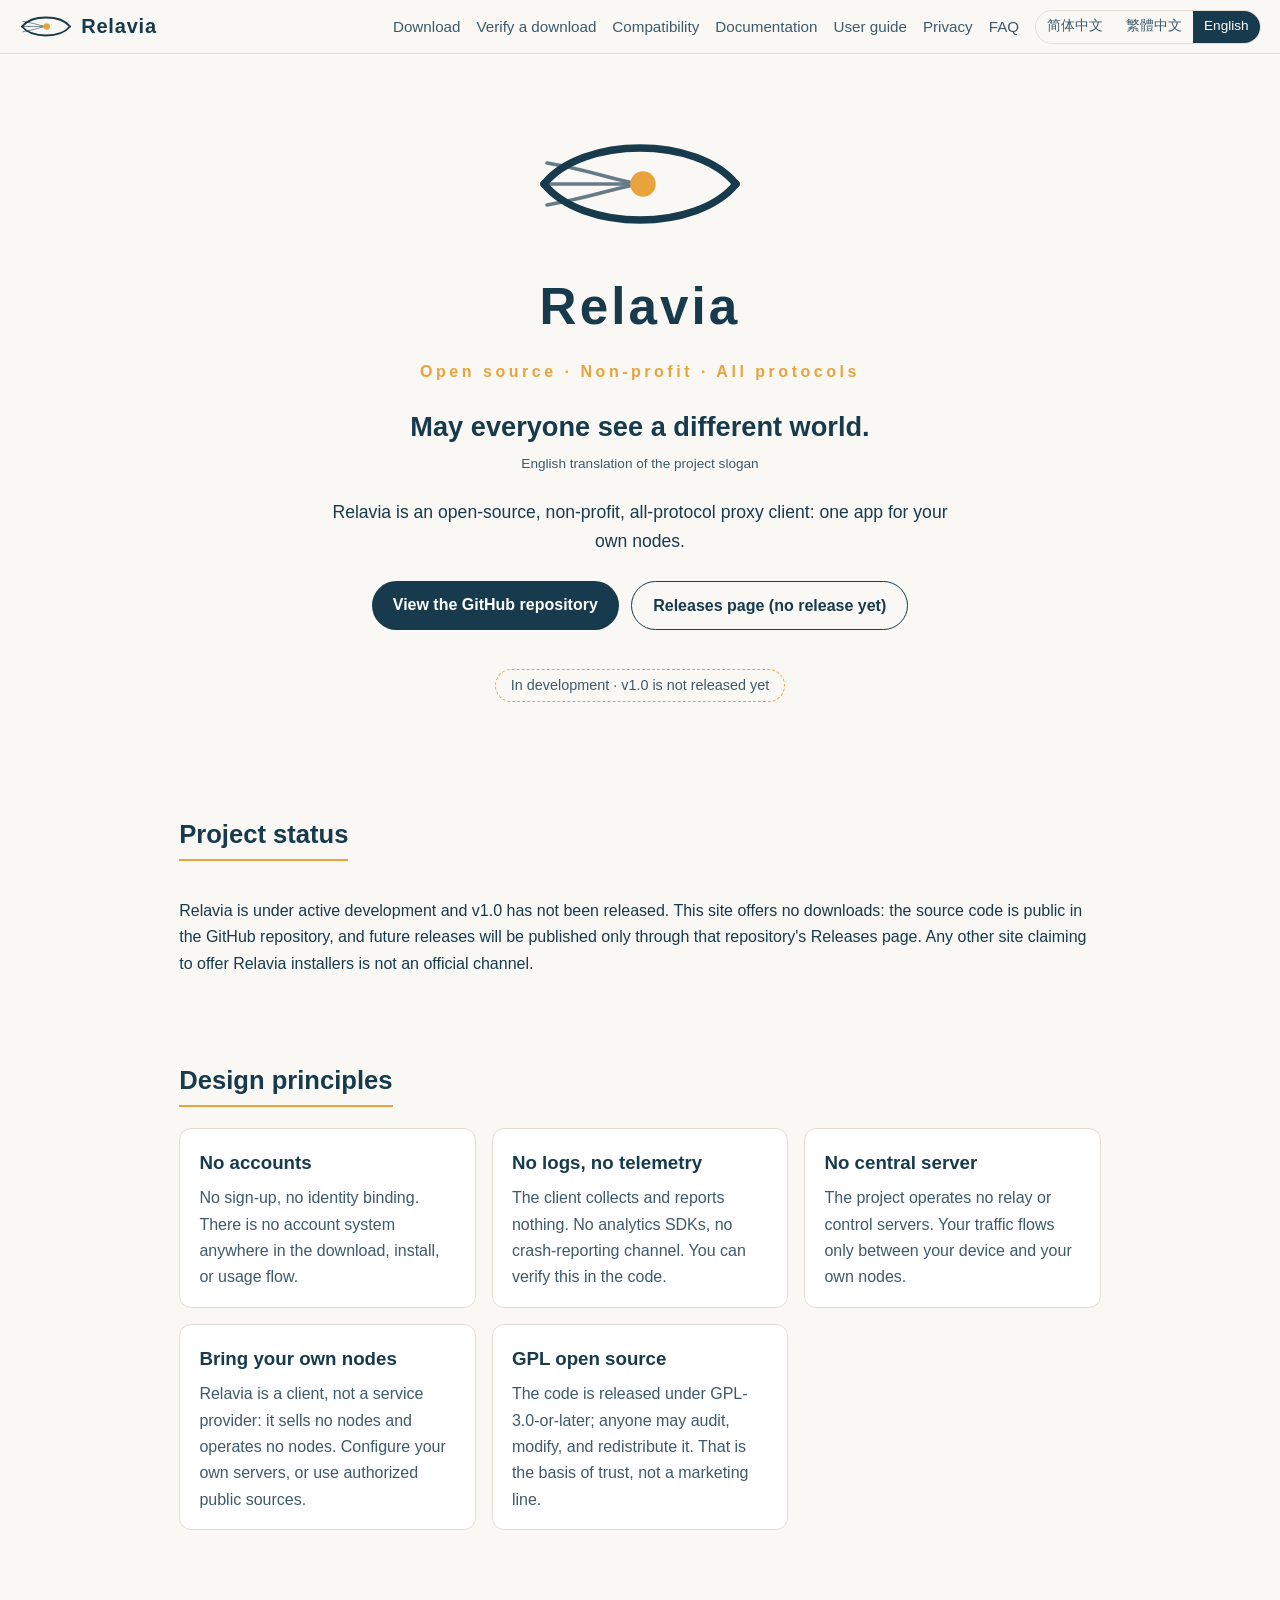
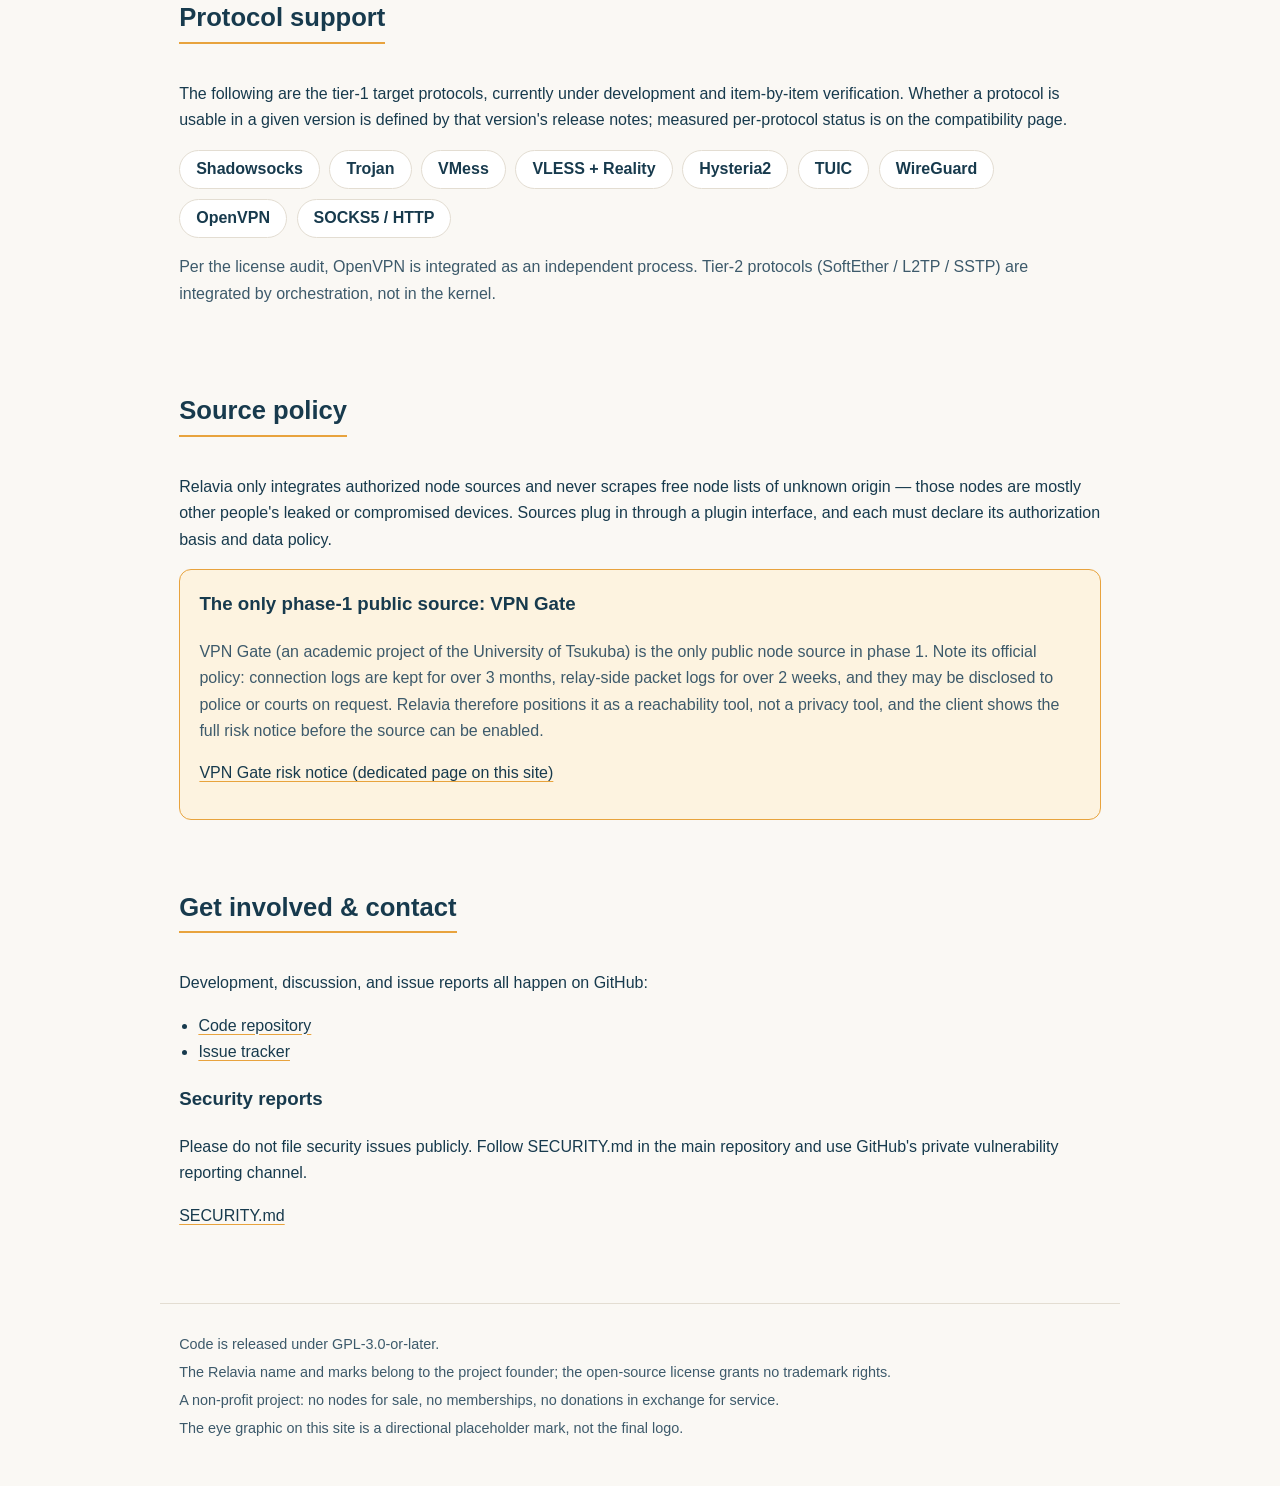
<file: index.html>
<!DOCTYPE html>
<html lang="zh-Hans">
<head>
<meta charset="utf-8">
<meta name="viewport" content="width=device-width, initial-scale=1">
<title data-i18n="meta.title">Relavia — 希望所有人都可以看见不一样的世界</title>
<meta name="description" content="Relavia: an open-source, non-profit, all-protocol proxy client. No accounts, no logs, no central server.">
<link rel="icon" type="image/svg+xml" href="assets/mark.svg">
<link rel="stylesheet" href="styles.css">
</head>
<body>
<header class="site-header">
  <a class="brand" href="#top" aria-label="Relavia">
    <img src="assets/mark.svg" alt="" width="54" height="33">
    <span class="brand-name">Relavia</span>
  </a>
  <nav class="site-nav" aria-label="Sections">
    <a href="download.html" data-i18n="nav.download">下载</a>
    <a href="verify.html" data-i18n="nav.verify">验签教程</a>
    <a href="compatibility.html" data-i18n="nav.compat">兼容矩阵</a>
    <a href="docs.html" data-i18n="nav.docs">使用文档</a>
    <a href="guide.html" data-i18n="nav.guide">使用教程</a>
    <a href="privacy.html" data-i18n="nav.privacy">隐私说明</a>
    <a href="faq.html" data-i18n="nav.faq">常见问题</a>
  </nav>
  <div class="lang-switch" role="group" aria-label="Language">
    <button type="button" data-lang="zh-Hans" aria-pressed="true">简体中文</button>
    <button type="button" data-lang="zh-Hant" aria-pressed="false">繁體中文</button>
    <button type="button" data-lang="en" aria-pressed="false">English</button>
  </div>
</header>

<main id="top">
  <section class="hero">
    <img class="hero-mark" src="assets/mark.svg" alt="" width="216" height="132">
    <h1 class="wordmark">Relavia</h1>
    <p class="kicker" data-i18n="hero.kicker">开源 · 非盈利 · 全协议</p>
    <p class="slogan" data-i18n="hero.slogan">希望所有人都可以看见不一样的世界</p>
    <p class="slogan-note" data-i18n="hero.sloganNote">项目口号（创始人口号原文）</p>
    <p class="lede" data-i18n="hero.lede">Relavia 是一个开源、非盈利的全协议代理客户端：一个应用，接入你自己的节点。</p>
    <p class="hero-ctas">
      <a class="btn btn-primary" href="https://github.com/relavia/relavia" data-i18n="hero.ctaRepo">查看 GitHub 仓库</a>
      <a class="btn btn-ghost" href="https://github.com/relavia/relavia/releases" data-i18n="hero.ctaReleases">Releases 页（尚无正式版本）</a>
    </p>
    <p class="status-pill" data-i18n="hero.statusLine">开发中 · v1.0 尚未发布</p>
  </section>

  <section id="status" class="section">
    <h2 data-i18n="status.title">项目状态</h2>
    <p data-i18n="status.body">Relavia 目前处于积极开发阶段，v1.0 尚未发布。本站不提供任何安装包下载：源码在 GitHub 仓库中公开，未来的正式版本将只通过仓库的 Releases 页发布。任何声称提供 Relavia 安装包的其他网站均非官方渠道。</p>
  </section>

  <section id="principles" class="section">
    <h2 data-i18n="principles.title">设计原则</h2>
    <div class="cards">
      <article class="card">
        <h3 data-i18n="p1.title">无账号</h3>
        <p data-i18n="p1.body">不需要注册，不绑定任何身份。下载、安装、使用，全程没有账户体系。</p>
      </article>
      <article class="card">
        <h3 data-i18n="p2.title">无日志、无遥测</h3>
        <p data-i18n="p2.body">客户端不收集、不上报任何使用数据。没有统计 SDK，没有崩溃上报通道。你可以用代码验证这一点。</p>
      </article>
      <article class="card">
        <h3 data-i18n="p3.title">无中心服务器</h3>
        <p data-i18n="p3.body">项目不运营任何中转或控制服务器。你的流量只在你的设备与你自己的节点之间流动。</p>
      </article>
      <article class="card">
        <h3 data-i18n="p4.title">自备节点</h3>
        <p data-i18n="p4.body">Relavia 是客户端，不是服务商：不卖节点、不运营节点。你配置自己的服务器，或使用经授权的公开来源。</p>
      </article>
      <article class="card">
        <h3 data-i18n="p5.title">GPL 开源</h3>
        <p data-i18n="p5.body">代码以 GPL-3.0-or-later 发布，任何人都可以审计、修改与再分发。这是信任的基础，不是营销话术。</p>
      </article>
    </div>
  </section>

  <section id="protocols" class="section">
    <h2 data-i18n="protocols.title">协议支持</h2>
    <p data-i18n="protocols.note">以下为第一梯队目标协议，正在开发与逐项验证中；某个协议在某个版本中是否可用，以该版本的发布说明为准。</p>
    <ul class="protocol-list">
      <li>Shadowsocks</li>
      <li>Trojan</li>
      <li>VMess</li>
      <li>VLESS + Reality</li>
      <li>Hysteria2</li>
      <li>TUIC</li>
      <li>WireGuard</li>
      <li>OpenVPN</li>
      <li>SOCKS5 / HTTP</li>
    </ul>
    <p class="foot-note" data-i18n="protocols.foot">OpenVPN 按许可证审计结论以独立进程形式集成；第二梯队协议（SoftEther / L2TP / SSTP）走编排集成，不进入内核。</p>
  </section>

  <section id="sources" class="section">
    <h2 data-i18n="sources.title">来源政策</h2>
    <p data-i18n="sources.body">Relavia 只接入获得授权的节点来源，绝不抓取来路不明的免费节点列表——那些节点大多是被泄露或被入侵的他人设备。来源以插件形式接入，每个来源都要声明其授权依据与数据政策。</p>
    <article class="notice">
      <h3 data-i18n="sources.vpngateTitle">一期唯一公共源：VPN Gate</h3>
      <p data-i18n="sources.vpngateBody">VPN Gate（筑波大学学术项目）是一期唯一的公共节点来源。请注意其官方政策：连接日志保留 3 个月以上，中继侧数据包日志保留 2 周以上，并可能应警方或法院要求披露。因此它在 Relavia 中的定位是「可达性工具」，不是隐私工具；客户端在启用该来源前会强制展示完整的风险告知。</p>
      <p><a href="vpngate-risk.html" data-i18n="sources.link">VPN Gate 风险说明（本站专页）</a></p>
    </article>
  </section>

  <section id="join" class="section">
    <h2 data-i18n="join.title">参与与联系</h2>
    <p data-i18n="join.body">开发、讨论与问题反馈都在 GitHub 上进行：</p>
    <ul class="link-list">
      <li><a href="https://github.com/relavia/relavia" data-i18n="join.repo">代码仓库</a></li>
      <li><a href="https://github.com/relavia/relavia/issues" data-i18n="join.issues">问题反馈（Issues）</a></li>
    </ul>
    <h3 data-i18n="join.securityTitle">安全报告</h3>
    <p data-i18n="join.securityBody">发现安全问题请勿公开提交 Issue，请按主仓库 SECURITY.md 的说明，使用 GitHub 的私密漏洞报告渠道提交。</p>
    <p><a href="https://github.com/relavia/relavia/blob/main/SECURITY.md">SECURITY.md</a></p>
  </section>
</main>

<footer class="site-footer">
  <p data-i18n="footer.license">代码以 GPL-3.0-or-later 发布。</p>
  <p data-i18n="footer.trademark">Relavia 名称与标记归项目发起人所有，开源许可证不授予商标使用权。</p>
  <p data-i18n="footer.nonprofit">非盈利项目：不卖节点、不卖会员、不接受「捐赠换服务」。</p>
  <p data-i18n="footer.mark">本站眼睛图形为方向占位标记，非定稿 Logo。</p>
</footer>

<script src="i18n.js"></script>
<script src="script.js"></script>
</body>
</html>
</file>
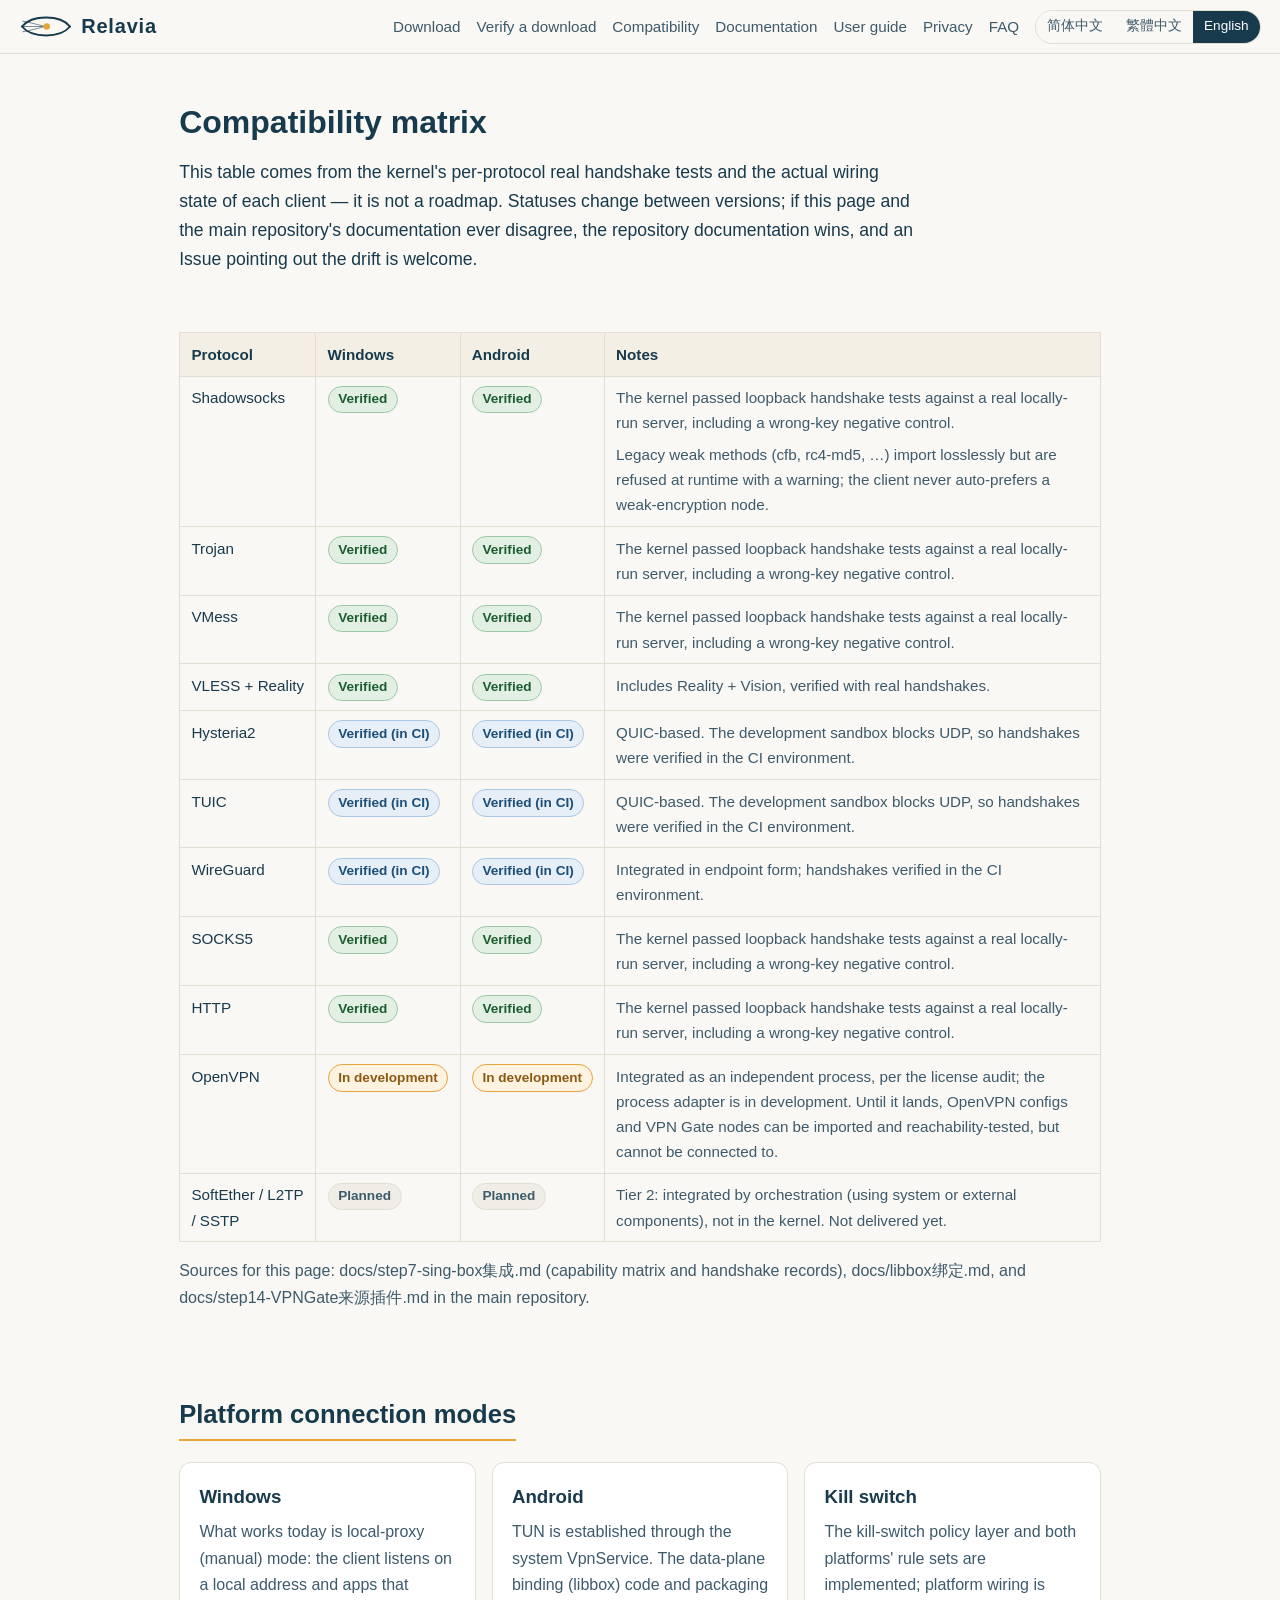
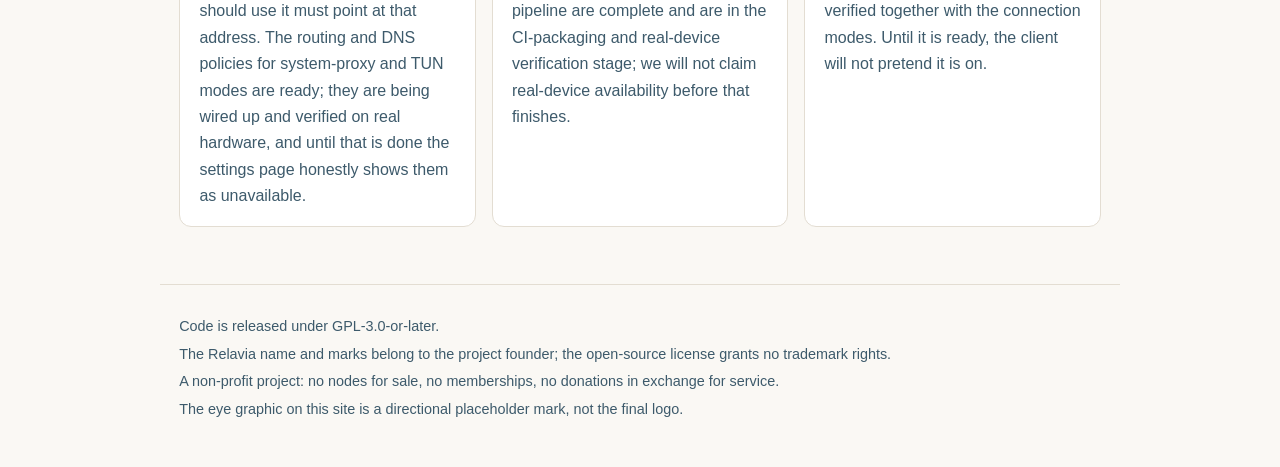
<file: compatibility.html>
<!DOCTYPE html>
<html lang="zh-Hans">
<head>
<meta charset="utf-8">
<meta name="viewport" content="width=device-width, initial-scale=1">
<title data-i18n="meta.title">Relavia — 希望所有人都可以看见不一样的世界</title>
<meta name="description" content="Relavia compatibility matrix: per-protocol handshake-verified support on Windows and Android, platform connection modes, and honest in-development states.">
<link rel="icon" type="image/svg+xml" href="assets/mark.svg">
<link rel="stylesheet" href="styles.css">
</head>
<body>
<header class="site-header">
  <a class="brand" href="index.html" aria-label="Relavia">
    <img src="assets/mark.svg" alt="" width="54" height="33">
    <span class="brand-name">Relavia</span>
  </a>
  <nav class="site-nav" aria-label="Sections">
    <a href="download.html" data-i18n="nav.download">下载</a>
    <a href="verify.html" data-i18n="nav.verify">验签教程</a>
    <a href="compatibility.html" data-i18n="nav.compat">兼容矩阵</a>
    <a href="docs.html" data-i18n="nav.docs">使用文档</a>
    <a href="guide.html" data-i18n="nav.guide">使用教程</a>
    <a href="privacy.html" data-i18n="nav.privacy">隐私说明</a>
    <a href="faq.html" data-i18n="nav.faq">常见问题</a>
  </nav>
  <div class="lang-switch" role="group" aria-label="Language">
    <button type="button" data-lang="zh-Hans" aria-pressed="true">简体中文</button>
    <button type="button" data-lang="zh-Hant" aria-pressed="false">繁體中文</button>
    <button type="button" data-lang="en" aria-pressed="false">English</button>
  </div>
</header>

<main id="top">
  <div class="page-head">
    <h1 data-i18n="compat.title">兼容矩阵</h1>
    <p class="lede" data-i18n="compat.lede">下表来自内核的逐协议真实握手测试与各客户端的实际接线状态，不是规划表。状态随版本变化；若与主仓库文档有出入，以仓库文档为准，并欢迎开 Issue 指出。</p>
  </div>

  <section class="section">
    <table class="matrix">
      <thead>
        <tr>
          <th data-i18n="compat.thProtocol">协议</th>
          <th data-i18n="compat.thWin">Windows</th>
          <th data-i18n="compat.thAndroid">Android</th>
          <th data-i18n="compat.thNote">说明</th>
        </tr>
      </thead>
      <tbody>
        <tr>
          <td>Shadowsocks</td>
          <td><span class="tag tag-ok" data-i18n="compat.stVerified">已验证</span></td>
          <td><span class="tag tag-ok" data-i18n="compat.stVerified">已验证</span></td>
          <td><p data-i18n="compat.nCore">内核已通过回环真握手测试（本地另起真实服务端对打，并有错误密钥的负向对照）。</p><p data-i18n="compat.nSS">老式弱加密方法（cfb、rc4-md5 等）可无损导入，但运行侧拒绝使用并给出警告；客户端永不自动优先选择弱加密节点。</p></td>
        </tr>
        <tr>
          <td>Trojan</td>
          <td><span class="tag tag-ok" data-i18n="compat.stVerified">已验证</span></td>
          <td><span class="tag tag-ok" data-i18n="compat.stVerified">已验证</span></td>
          <td><p data-i18n="compat.nCore">内核已通过回环真握手测试（本地另起真实服务端对打，并有错误密钥的负向对照）。</p></td>
        </tr>
        <tr>
          <td>VMess</td>
          <td><span class="tag tag-ok" data-i18n="compat.stVerified">已验证</span></td>
          <td><span class="tag tag-ok" data-i18n="compat.stVerified">已验证</span></td>
          <td><p data-i18n="compat.nCore">内核已通过回环真握手测试（本地另起真实服务端对打，并有错误密钥的负向对照）。</p></td>
        </tr>
        <tr>
          <td>VLESS + Reality</td>
          <td><span class="tag tag-ok" data-i18n="compat.stVerified">已验证</span></td>
          <td><span class="tag tag-ok" data-i18n="compat.stVerified">已验证</span></td>
          <td><p data-i18n="compat.nReality">含 Reality + Vision，已经真实握手验证。</p></td>
        </tr>
        <tr>
          <td>Hysteria2</td>
          <td><span class="tag tag-ci" data-i18n="compat.stCI">已验证（CI 环境）</span></td>
          <td><span class="tag tag-ci" data-i18n="compat.stCI">已验证（CI 环境）</span></td>
          <td><p data-i18n="compat.nQUIC">基于 QUIC。开发沙箱封锁 UDP，握手在 CI 环境完成验证。</p></td>
        </tr>
        <tr>
          <td>TUIC</td>
          <td><span class="tag tag-ci" data-i18n="compat.stCI">已验证（CI 环境）</span></td>
          <td><span class="tag tag-ci" data-i18n="compat.stCI">已验证（CI 环境）</span></td>
          <td><p data-i18n="compat.nQUIC">基于 QUIC。开发沙箱封锁 UDP，握手在 CI 环境完成验证。</p></td>
        </tr>
        <tr>
          <td>WireGuard</td>
          <td><span class="tag tag-ci" data-i18n="compat.stCI">已验证（CI 环境）</span></td>
          <td><span class="tag tag-ci" data-i18n="compat.stCI">已验证（CI 环境）</span></td>
          <td><p data-i18n="compat.nWG">以端点形态接入，握手已在 CI 环境验证。</p></td>
        </tr>
        <tr>
          <td>SOCKS5</td>
          <td><span class="tag tag-ok" data-i18n="compat.stVerified">已验证</span></td>
          <td><span class="tag tag-ok" data-i18n="compat.stVerified">已验证</span></td>
          <td><p data-i18n="compat.nCore">内核已通过回环真握手测试（本地另起真实服务端对打，并有错误密钥的负向对照）。</p></td>
        </tr>
        <tr>
          <td>HTTP</td>
          <td><span class="tag tag-ok" data-i18n="compat.stVerified">已验证</span></td>
          <td><span class="tag tag-ok" data-i18n="compat.stVerified">已验证</span></td>
          <td><p data-i18n="compat.nCore">内核已通过回环真握手测试（本地另起真实服务端对打，并有错误密钥的负向对照）。</p></td>
        </tr>
        <tr>
          <td>OpenVPN</td>
          <td><span class="tag tag-dev" data-i18n="compat.stDev">开发中</span></td>
          <td><span class="tag tag-dev" data-i18n="compat.stDev">开发中</span></td>
          <td><p data-i18n="compat.nOVPN">按许可证审计结论以独立进程形态集成，进程适配器开发中。在此之前，OpenVPN 配置与 VPN Gate 节点可以导入、可以测可达性，但尚不能连接。</p></td>
        </tr>
        <tr>
          <td>SoftEther / L2TP / SSTP</td>
          <td><span class="tag tag-plan" data-i18n="compat.stPlanned">规划中</span></td>
          <td><span class="tag tag-plan" data-i18n="compat.stPlanned">规划中</span></td>
          <td><p data-i18n="compat.nTier2">第二梯队：走编排集成（借助系统或外部组件），不进入内核，尚未交付。</p></td>
        </tr>
      </tbody>
    </table>
    <p class="foot-note" data-i18n="compat.srcNote">本页依据：主仓库 docs/step7-sing-box集成.md（能力矩阵与握手记录）、docs/libbox绑定.md、docs/step14-VPNGate来源插件.md。</p>
  </section>

  <section class="section">
    <h2 data-i18n="compat.modeTitle">平台连接模式</h2>
    <div class="cards">
      <article class="card">
        <h3 data-i18n="compat.modeWinT">Windows</h3>
        <p data-i18n="compat.modeWin">当前可用的方式是本地代理（手动）模式：客户端在本机开启监听，需要代理的应用指向该监听地址。系统代理与 TUN 模式所用的路由与 DNS 策略已经就绪，正在接线与真机验证；在完成前，设置页会如实把它们显示为「不可用」。</p>
      </article>
      <article class="card">
        <h3 data-i18n="compat.modeAndroidT">Android</h3>
        <p data-i18n="compat.modeAndroid">经系统 VpnService 建立 TUN。数据面绑定（libbox）的代码与打包流水线已经完成，处于 CI 出包与真机验证阶段；完成前不会宣称真机可用。</p>
      </article>
      <article class="card">
        <h3 data-i18n="compat.modeKST">断网保护</h3>
        <p data-i18n="compat.modeKS">断网保护（kill switch）的策略层与双平台规则已经实现，平台接线随连接模式一同验证；未就绪前，客户端不会假装它已经开启。</p>
      </article>
    </div>
  </section>
</main>

<footer class="site-footer">
  <p data-i18n="footer.license">代码以 GPL-3.0-or-later 发布。</p>
  <p data-i18n="footer.trademark">Relavia 名称与标记归项目发起人所有，开源许可证不授予商标使用权。</p>
  <p data-i18n="footer.nonprofit">非盈利项目：不卖节点、不卖会员、不接受「捐赠换服务」。</p>
  <p data-i18n="footer.mark">本站眼睛图形为方向占位标记，非定稿 Logo。</p>
</footer>

<script src="i18n.js"></script>
<script src="script.js"></script>
</body>
</html>
</file>
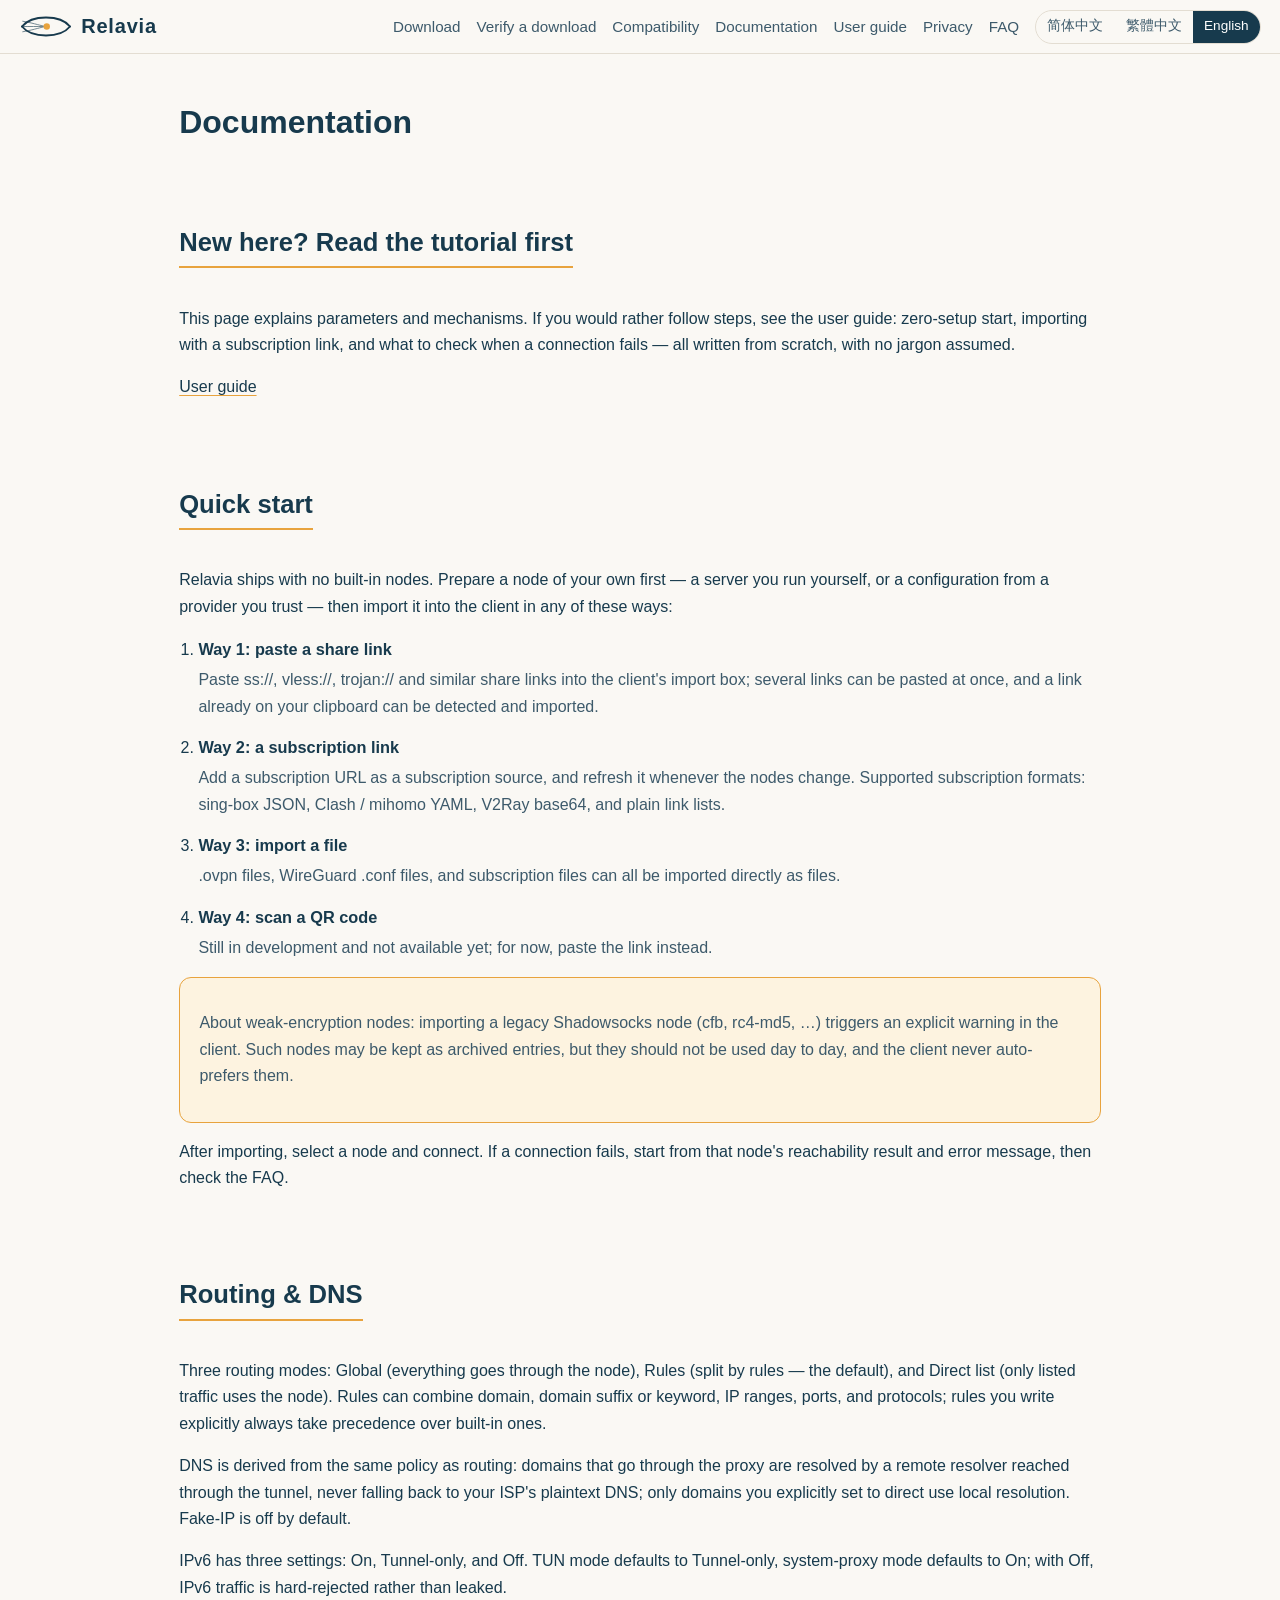
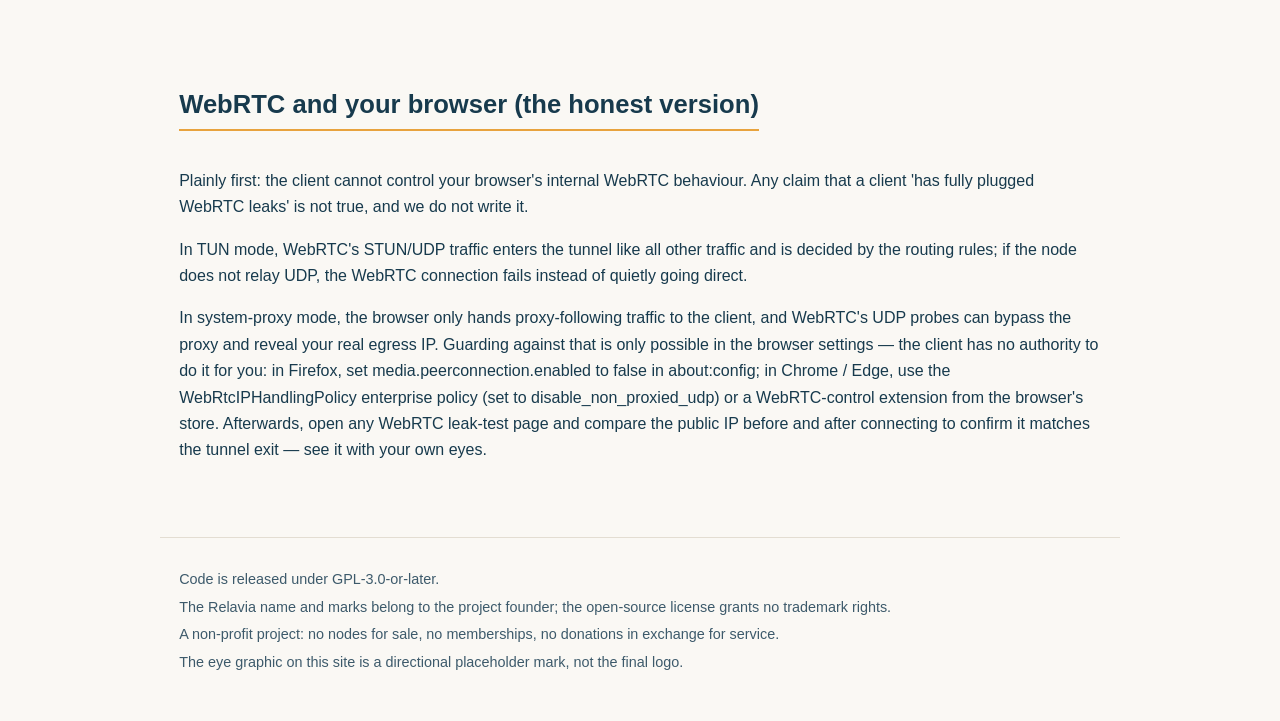
<file: docs.html>
<!DOCTYPE html>
<html lang="zh-Hans">
<head>
<meta charset="utf-8">
<meta name="viewport" content="width=device-width, initial-scale=1">
<title data-i18n="meta.title">Relavia — 希望所有人都可以看见不一样的世界</title>
<meta name="description" content="Relavia documentation: quick start (four ways to import nodes), routing and DNS modes, and the honest account of WebRTC and browsers.">
<link rel="icon" type="image/svg+xml" href="assets/mark.svg">
<link rel="stylesheet" href="styles.css">
</head>
<body>
<header class="site-header">
  <a class="brand" href="index.html" aria-label="Relavia">
    <img src="assets/mark.svg" alt="" width="54" height="33">
    <span class="brand-name">Relavia</span>
  </a>
  <nav class="site-nav" aria-label="Sections">
    <a href="download.html" data-i18n="nav.download">下载</a>
    <a href="verify.html" data-i18n="nav.verify">验签教程</a>
    <a href="compatibility.html" data-i18n="nav.compat">兼容矩阵</a>
    <a href="docs.html" data-i18n="nav.docs">使用文档</a>
    <a href="guide.html" data-i18n="nav.guide">使用教程</a>
    <a href="privacy.html" data-i18n="nav.privacy">隐私说明</a>
    <a href="faq.html" data-i18n="nav.faq">常见问题</a>
  </nav>
  <div class="lang-switch" role="group" aria-label="Language">
    <button type="button" data-lang="zh-Hans" aria-pressed="true">简体中文</button>
    <button type="button" data-lang="zh-Hant" aria-pressed="false">繁體中文</button>
    <button type="button" data-lang="en" aria-pressed="false">English</button>
  </div>
</header>

<main id="top">
  <div class="page-head">
    <h1 data-i18n="docs.title">使用文档</h1>
  </div>

  <section class="section">
    <h2 data-i18n="docs.guideTitle">新手先看教程</h2>
    <p data-i18n="docs.guideBody">本页讲的是参数与机制；想照着一步步操作，请去使用教程页：免配置上手、用订阅地址导入、连不上时怎么自查，都从零讲起，不需要懂术语。</p>
    <p><a href="guide.html" data-i18n="nav.guide">使用教程</a></p>
  </section>

  <section class="section">
    <h2 data-i18n="docs.qsTitle">快速上手</h2>
    <p data-i18n="docs.qsIntro">Relavia 不内置任何节点。先准备好你自己的节点——自建服务器，或你信任的服务商给你的配置——再用下面任一方式导入客户端：</p>
    <ol class="steps">
      <li>
        <h3 data-i18n="docs.qs1T">方式一：粘贴分享链接</h3>
        <p data-i18n="docs.qs1B">把 ss://、vless://、trojan:// 等分享链接粘贴到客户端的导入框，一次可以贴多条；剪贴板里现成的链接也能被识别导入。</p>
      </li>
      <li>
        <h3 data-i18n="docs.qs2T">方式二：订阅链接</h3>
        <p data-i18n="docs.qs2B">把订阅 URL 添加为订阅源即可导入，之后可随时刷新更新节点。支持的订阅格式：sing-box JSON、Clash / mihomo YAML、V2Ray base64、纯链接列表。</p>
      </li>
      <li>
        <h3 data-i18n="docs.qs3T">方式三：导入文件</h3>
        <p data-i18n="docs.qs3B">.ovpn、WireGuard 的 .conf 以及订阅文件，都可以直接作为文件导入。</p>
      </li>
      <li>
        <h3 data-i18n="docs.qs4T">方式四：扫码导入</h3>
        <p data-i18n="docs.qs4B">尚在开发中，暂不可用；现阶段请用粘贴链接代替。</p>
      </li>
    </ol>
    <article class="notice">
      <p data-i18n="docs.qsWeak">关于弱加密节点：导入老式 Shadowsocks 节点（cfb、rc4-md5 等）时，客户端会明确给出警告。这类节点可以留作存量存档，但不应日常使用，客户端也不会自动优先选它。</p>
    </article>
    <p data-i18n="docs.qsConnect">导入后，选中节点、点击连接即可使用。连不上时，先看该节点的测活结果与错误信息，再对照常见问题页。</p>
  </section>

  <section class="section">
    <h2 data-i18n="docs.rtTitle">路由与 DNS</h2>
    <p data-i18n="docs.rtModes">三种路由模式：全局（全部流量走节点）、规则（按规则分流，默认）、直连清单（只有名单内的流量走节点）。规则可按域名、域名后缀或关键字、IP 段、端口、协议组合；你显式写的规则永远优先于内置规则。</p>
    <p data-i18n="docs.rtDNS">DNS 与路由使用同一套策略推导：走代理的域名交给经隧道的远程解析器，不回落本地运营商的明文 DNS；只有被明确设为直连的域名才用本地解析。fake-ip 默认关闭。</p>
    <p data-i18n="docs.rtV6">IPv6 有三档：开启、仅隧道、关闭。TUN 模式默认「仅隧道」，系统代理模式默认「开启」；选「关闭」时，IPv6 流量会被硬性拒绝，而不是漏出去。</p>
  </section>

  <section class="section">
    <h2 data-i18n="docs.wrTitle">WebRTC 与浏览器（如实说明）</h2>
    <p data-i18n="docs.wrBody">先说实话：客户端不能代管浏览器内部的 WebRTC 行为。任何宣称「客户端已完全堵住 WebRTC 泄露」的说法都是不实的，我们不这样写。</p>
    <p data-i18n="docs.wrTun">TUN 模式下，WebRTC 的 STUN/UDP 流量与其它流量一样进入隧道、由路由规则裁决；如果节点不支持 UDP 中继，WebRTC 连接会失败，而不是偷偷改走直连。</p>
    <p data-i18n="docs.wrProxy">系统代理模式下，浏览器只把遵循代理的流量交给客户端，WebRTC 的 UDP 探测可能绕过代理、暴露你真实的出口 IP。要防这一项只能改浏览器设置，客户端无权代劳：Firefox 可在 about:config 中把 media.peerconnection.enabled 设为 false；Chrome / Edge 可用企业策略 WebRtcIPHandlingPolicy（设为 disable_non_proxied_udp）或浏览器商店的 WebRTC 控制类扩展。改完后，建议打开任意一个 WebRTC 泄露检测页，对比连接前后的公网 IP 是否与隧道出口一致，亲眼验证。</p>
  </section>
</main>

<footer class="site-footer">
  <p data-i18n="footer.license">代码以 GPL-3.0-or-later 发布。</p>
  <p data-i18n="footer.trademark">Relavia 名称与标记归项目发起人所有，开源许可证不授予商标使用权。</p>
  <p data-i18n="footer.nonprofit">非盈利项目：不卖节点、不卖会员、不接受「捐赠换服务」。</p>
  <p data-i18n="footer.mark">本站眼睛图形为方向占位标记，非定稿 Logo。</p>
</footer>

<script src="i18n.js"></script>
<script src="script.js"></script>
</body>
</html>
</file>
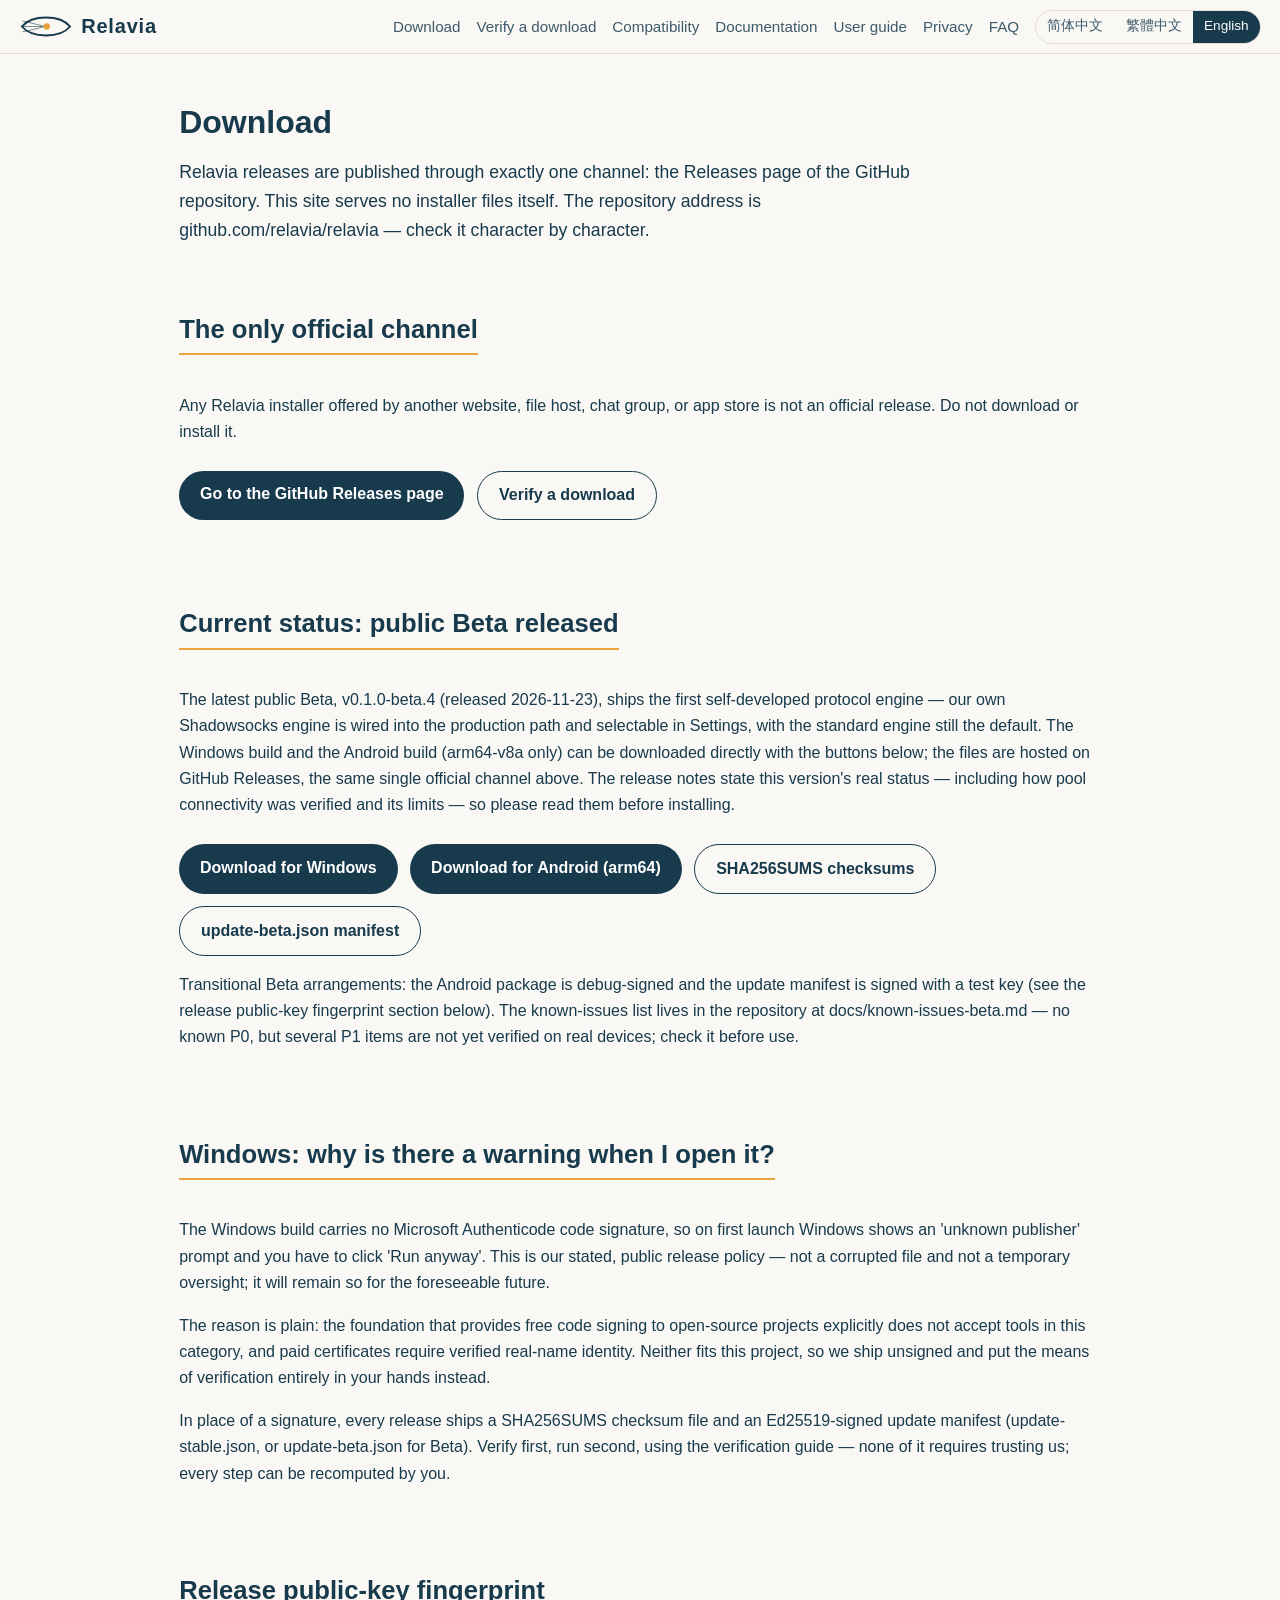
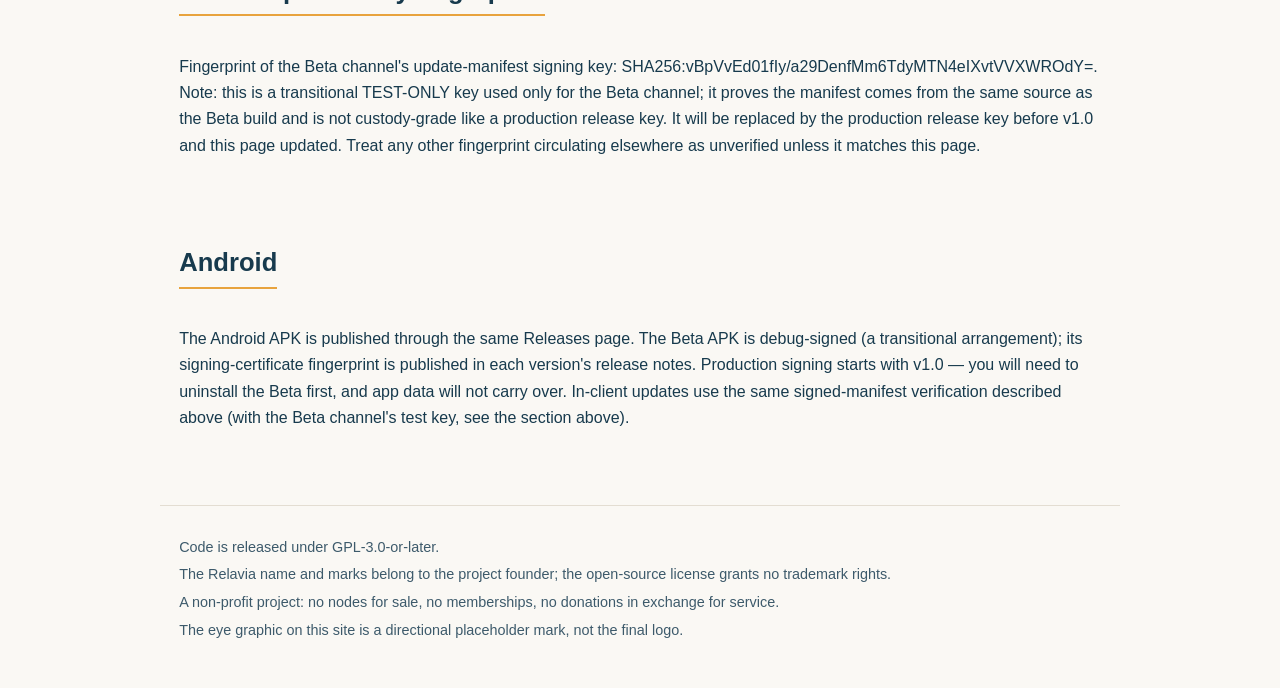
<file: download.html>
<!DOCTYPE html>
<html lang="zh-Hans">
<head>
<meta charset="utf-8">
<meta name="viewport" content="width=device-width, initial-scale=1">
<title data-i18n="meta.title">Relavia — 希望所有人都可以看见不一样的世界</title>
<meta name="description" content="Relavia downloads: the only official channel is the GitHub Releases page. Unsigned Windows builds, Ed25519-signed update manifests, published SHA-256 checksums.">
<link rel="icon" type="image/svg+xml" href="assets/mark.svg">
<link rel="stylesheet" href="styles.css">
</head>
<body>
<header class="site-header">
  <a class="brand" href="index.html" aria-label="Relavia">
    <img src="assets/mark.svg" alt="" width="54" height="33">
    <span class="brand-name">Relavia</span>
  </a>
  <nav class="site-nav" aria-label="Sections">
    <a href="download.html" data-i18n="nav.download">下载</a>
    <a href="verify.html" data-i18n="nav.verify">验签教程</a>
    <a href="compatibility.html" data-i18n="nav.compat">兼容矩阵</a>
    <a href="docs.html" data-i18n="nav.docs">使用文档</a>
    <a href="guide.html" data-i18n="nav.guide">使用教程</a>
    <a href="privacy.html" data-i18n="nav.privacy">隐私说明</a>
    <a href="faq.html" data-i18n="nav.faq">常见问题</a>
  </nav>
  <div class="lang-switch" role="group" aria-label="Language">
    <button type="button" data-lang="zh-Hans" aria-pressed="true">简体中文</button>
    <button type="button" data-lang="zh-Hant" aria-pressed="false">繁體中文</button>
    <button type="button" data-lang="en" aria-pressed="false">English</button>
  </div>
</header>

<main id="top">
  <div class="page-head">
    <h1 data-i18n="dl.title">下载</h1>
    <p class="lede" data-i18n="dl.lede">Relavia 的正式版本只通过一个渠道发布：GitHub 仓库的 Releases 页。本站不直接提供安装包文件，认准仓库地址 github.com/relavia/relavia。</p>
  </div>

  <section class="section">
    <h2 data-i18n="dl.channelTitle">唯一官方渠道</h2>
    <p data-i18n="dl.channelBody">任何其他网站、网盘、聊天群文件或应用商店提供的「Relavia 安装包」都不是官方发布的，请勿下载安装。</p>
    <p class="hero-ctas" style="justify-content:flex-start">
      <a class="btn btn-primary" href="https://github.com/relavia/relavia/releases" data-i18n="dl.ctaReleases">前往 GitHub Releases 页</a>
      <a class="btn btn-ghost" href="verify.html" data-i18n="nav.verify">验签教程</a>
    </p>
  </section>

  <section class="section">
    <h2 data-i18n="dl.statusTitle">当前状态：公开 Beta 已发布</h2>
    <p data-i18n="dl.statusBody">最新公开 Beta：v0.1.0-beta.4（2026-11-23 发布），本版主题是首个自研协议引擎随包发布——自研 Shadowsocks 引擎已接进生产路径，可在设置中选用，默认仍为标准引擎。Windows 版与 Android 版（仅 arm64-v8a）可从下方按钮直接下载，文件托管在 GitHub Releases，与上方唯一官方渠道是同一处。发布说明里有这一版的真实状态——包括公共节点池的连接验证口径与限制——请先读再装。</p>
    <p class="hero-ctas" style="justify-content:flex-start">
      <a class="btn btn-primary" href="https://github.com/relavia/relavia/releases/download/v0.1.0-beta.4/relavia-windows-amd64.exe" data-i18n="dl.btnWin">下载 Windows 版</a>
      <a class="btn btn-primary" href="https://github.com/relavia/relavia/releases/download/v0.1.0-beta.4/relavia-android-arm64.apk" data-i18n="dl.btnAndroid">下载 Android 版（arm64）</a>
      <a class="btn btn-ghost" href="https://github.com/relavia/relavia/releases/download/v0.1.0-beta.4/SHA256SUMS" data-i18n="dl.btnSums">SHA256SUMS 校验文件</a>
      <a class="btn btn-ghost" href="https://github.com/relavia/relavia/releases/download/v0.1.0-beta.4/update-beta.json" data-i18n="dl.btnManifest">update-beta.json 更新清单</a>
    </p>
    <p data-i18n="dl.statusNote">Beta 过渡安排：Android 包为 debug 签名，更新清单以测试钥签署（详见下方「发行公钥指纹」一节）；已知问题清单在仓库 docs/known-issues-beta.md，无已知 P0，但有多项未在真机验证的 P1，请先对照再使用。</p>
  </section>

  <section class="section">
    <h2 data-i18n="dl.winTitle">Windows：为什么打开时会有警告？</h2>
    <p data-i18n="dl.winBody1">Windows 版程序没有微软的 Authenticode 代码签名，首次打开时 Windows 会提示「未知发布者」，需要你手动点「仍要运行」。这是我们公开写明的发行政策，不是文件损坏，也不是临时疏漏——在可见的将来都会如此。</p>
    <p data-i18n="dl.winBody2">原因很直接：为开源项目提供免费代码签名的基金会明确不受理本类工具；付费证书则要求实名验证。两者都不适合这个项目，所以我们选择不签名，并把验证的方法完全交到你手里。</p>
    <p data-i18n="dl.winBody3">作为替代，每个发布版本都会附带 SHA256SUMS 校验文件与一份带 Ed25519 签名的更新清单（update-stable.json，Beta 为 update-beta.json）。下载后请先按验签教程核对，再运行——这套方法不要求你信任我们，全部可以自己复算。</p>
  </section>

  <section class="section">
    <h2 data-i18n="dl.fpTitle">发行公钥指纹</h2>
    <p data-i18n="dl.fpBody">Beta 渠道更新清单的签名公钥指纹：SHA256:vBpVvEd01fIy/a29DenfMm6TdyMTN4eIXvtVVXWROdY=。注意：这是过渡期的 TEST-ONLY 测试钥，只用于 Beta 渠道，证明清单与 Beta 构建同源，不具备正式发行钥的保管等级；v1.0 前会更换为正式发行钥并在此更新指纹。凡在别处看到其他自称是 Relavia 发行指纹的，请以本页为准。</p>
  </section>

  <section class="section">
    <h2 data-i18n="dl.androidTitle">Android</h2>
    <p data-i18n="dl.androidBody">Android 版 APK 通过同一个 Releases 页发布。Beta 的 APK 为 debug 签名（过渡安排），签名证书指纹公布在每个版本的发布说明中；v1.0 起改用正式发行签名，届时需先卸载 Beta 再安装，应用数据不保留。客户端内的更新走与上面相同的签名清单校验（Beta 渠道为测试钥，见上节）。</p>
  </section>
</main>

<footer class="site-footer">
  <p data-i18n="footer.license">代码以 GPL-3.0-or-later 发布。</p>
  <p data-i18n="footer.trademark">Relavia 名称与标记归项目发起人所有，开源许可证不授予商标使用权。</p>
  <p data-i18n="footer.nonprofit">非盈利项目：不卖节点、不卖会员、不接受「捐赠换服务」。</p>
  <p data-i18n="footer.mark">本站眼睛图形为方向占位标记，非定稿 Logo。</p>
</footer>

<script src="i18n.js"></script>
<script src="script.js"></script>
</body>
</html>
</file>
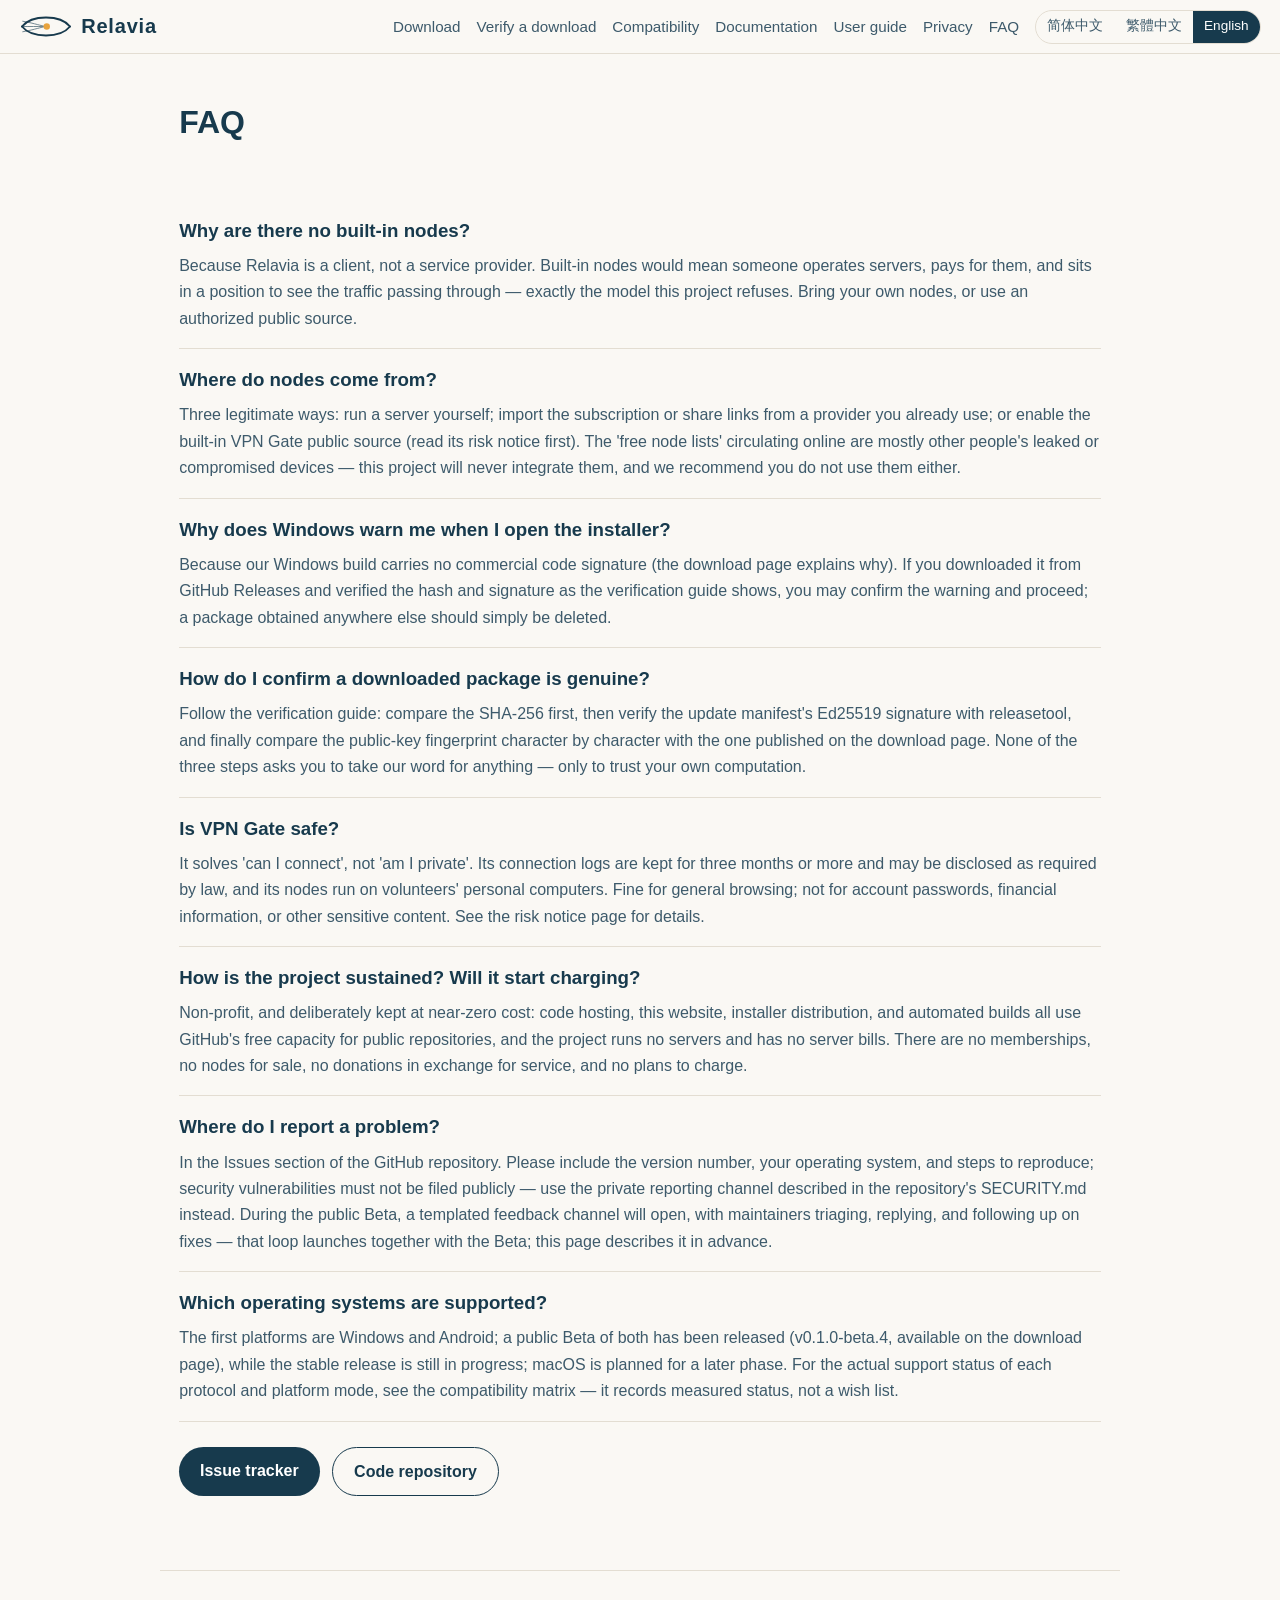
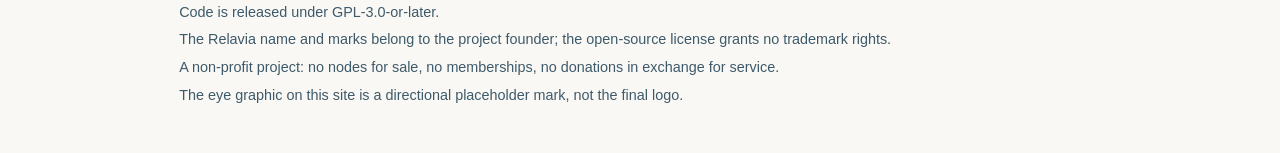
<file: faq.html>
<!DOCTYPE html>
<html lang="zh-Hans">
<head>
<meta charset="utf-8">
<meta name="viewport" content="width=device-width, initial-scale=1">
<title data-i18n="meta.title">Relavia — 希望所有人都可以看见不一样的世界</title>
<meta name="description" content="Relavia FAQ: why there are no built-in nodes, where nodes come from, the Windows unsigned warning, how to verify packages, VPN Gate safety, and where to report problems.">
<link rel="icon" type="image/svg+xml" href="assets/mark.svg">
<link rel="stylesheet" href="styles.css">
</head>
<body>
<header class="site-header">
  <a class="brand" href="index.html" aria-label="Relavia">
    <img src="assets/mark.svg" alt="" width="54" height="33">
    <span class="brand-name">Relavia</span>
  </a>
  <nav class="site-nav" aria-label="Sections">
    <a href="download.html" data-i18n="nav.download">下载</a>
    <a href="verify.html" data-i18n="nav.verify">验签教程</a>
    <a href="compatibility.html" data-i18n="nav.compat">兼容矩阵</a>
    <a href="docs.html" data-i18n="nav.docs">使用文档</a>
    <a href="guide.html" data-i18n="nav.guide">使用教程</a>
    <a href="privacy.html" data-i18n="nav.privacy">隐私说明</a>
    <a href="faq.html" data-i18n="nav.faq">常见问题</a>
  </nav>
  <div class="lang-switch" role="group" aria-label="Language">
    <button type="button" data-lang="zh-Hans" aria-pressed="true">简体中文</button>
    <button type="button" data-lang="zh-Hant" aria-pressed="false">繁體中文</button>
    <button type="button" data-lang="en" aria-pressed="false">English</button>
  </div>
</header>

<main id="top">
  <div class="page-head">
    <h1 data-i18n="faq.title">常见问题</h1>
  </div>

  <section class="section">
    <div class="qa">
      <h3 data-i18n="faq.q1">为什么没有内置节点？</h3>
      <p data-i18n="faq.a1">因为 Relavia 是客户端，不是服务商。内置节点就意味着有人在运营服务器、为它付费，并掌握经过的流量——那正是本项目拒绝的模式。节点请自备，或使用经授权的公开来源。</p>
    </div>
    <div class="qa">
      <h3 data-i18n="faq.q2">节点从哪里来？</h3>
      <p data-i18n="faq.a2">三个正道：自己搭一台服务器；用你已有服务商给你的订阅或分享链接导入；或启用内置的 VPN Gate 公共源（务必先读风险说明页）。网上流传的「免费节点大全」大多是被泄露或被入侵的他人设备，本项目不会接入，也建议你不要使用。</p>
    </div>
    <div class="qa">
      <h3 data-i18n="faq.q3">Windows 打开安装包时为什么有警告？</h3>
      <p data-i18n="faq.a3">因为我们的 Windows 程序没有商业代码签名（原因见下载页）。只要你是从 GitHub Releases 下载的、并按验签教程核对过哈希与签名，这个警告可以手动确认放行；从别处下载的包请直接删除。</p>
    </div>
    <div class="qa">
      <h3 data-i18n="faq.q4">怎么确认下载的包是真的？</h3>
      <p data-i18n="faq.a4">按验签教程走：先比对 SHA-256，再用 releasetool 验更新清单的 Ed25519 签名，最后把公钥指纹与下载页公布的逐字核对。三步都不需要你信任我们的话，只需要你信任你自己算出的结果。</p>
    </div>
    <div class="qa">
      <h3 data-i18n="faq.q5">VPN Gate 安全吗？</h3>
      <p data-i18n="faq.a5">它解决的是「能不能连上」，不是「隐不隐秘」。它的连接日志保留三个月以上并可依法披露，节点运行在志愿者的个人电脑上。用它做一般浏览可以，传输账号口令、财务信息等敏感内容不行。详情见风险说明页。</p>
    </div>
    <div class="qa">
      <h3 data-i18n="faq.q6">项目怎么维持？会收费吗？</h3>
      <p data-i18n="faq.a6">非盈利，而且刻意做到近乎零成本：代码托管、网站、安装包分发与自动构建都使用 GitHub 对公开仓库的免费能力，项目不运营服务器、没有服务器开支。没有会员、没有卖节点、不接受「捐赠换服务」，也没有收费计划。</p>
    </div>
    <div class="qa">
      <h3 data-i18n="faq.q7">出了问题去哪儿反馈？</h3>
      <p data-i18n="faq.a7">到 GitHub 仓库的 Issues 区。报问题时请带上版本号、你的系统与复现步骤；安全漏洞不要公开提交，请按仓库 SECURITY.md 的说明走私密报告渠道。公开 Beta 期间将开通带模板的反馈通道，并由维护者分诊、回复与跟进修复——该闭环随 Beta 一并上线，本页先行说明。</p>
    </div>
    <div class="qa">
      <h3 data-i18n="faq.q8">支持哪些系统？</h3>
      <p data-i18n="faq.a8">首发平台是 Windows 与 Android，两者的公开 Beta 已发布（v0.1.0-beta.4，可从下载页获取），正式版仍在推进；macOS 在后续阶段规划内。各协议与平台模式的实际支持状态以兼容矩阵页为准——那里写的是实测状态，不是愿望清单。</p>
    </div>
    <p class="hero-ctas" style="justify-content:flex-start">
      <a class="btn btn-primary" href="https://github.com/relavia/relavia/issues" data-i18n="join.issues">问题反馈（Issues）</a>
      <a class="btn btn-ghost" href="https://github.com/relavia/relavia" data-i18n="join.repo">代码仓库</a>
    </p>
  </section>
</main>

<footer class="site-footer">
  <p data-i18n="footer.license">代码以 GPL-3.0-or-later 发布。</p>
  <p data-i18n="footer.trademark">Relavia 名称与标记归项目发起人所有，开源许可证不授予商标使用权。</p>
  <p data-i18n="footer.nonprofit">非盈利项目：不卖节点、不卖会员、不接受「捐赠换服务」。</p>
  <p data-i18n="footer.mark">本站眼睛图形为方向占位标记，非定稿 Logo。</p>
</footer>

<script src="i18n.js"></script>
<script src="script.js"></script>
</body>
</html>
</file>
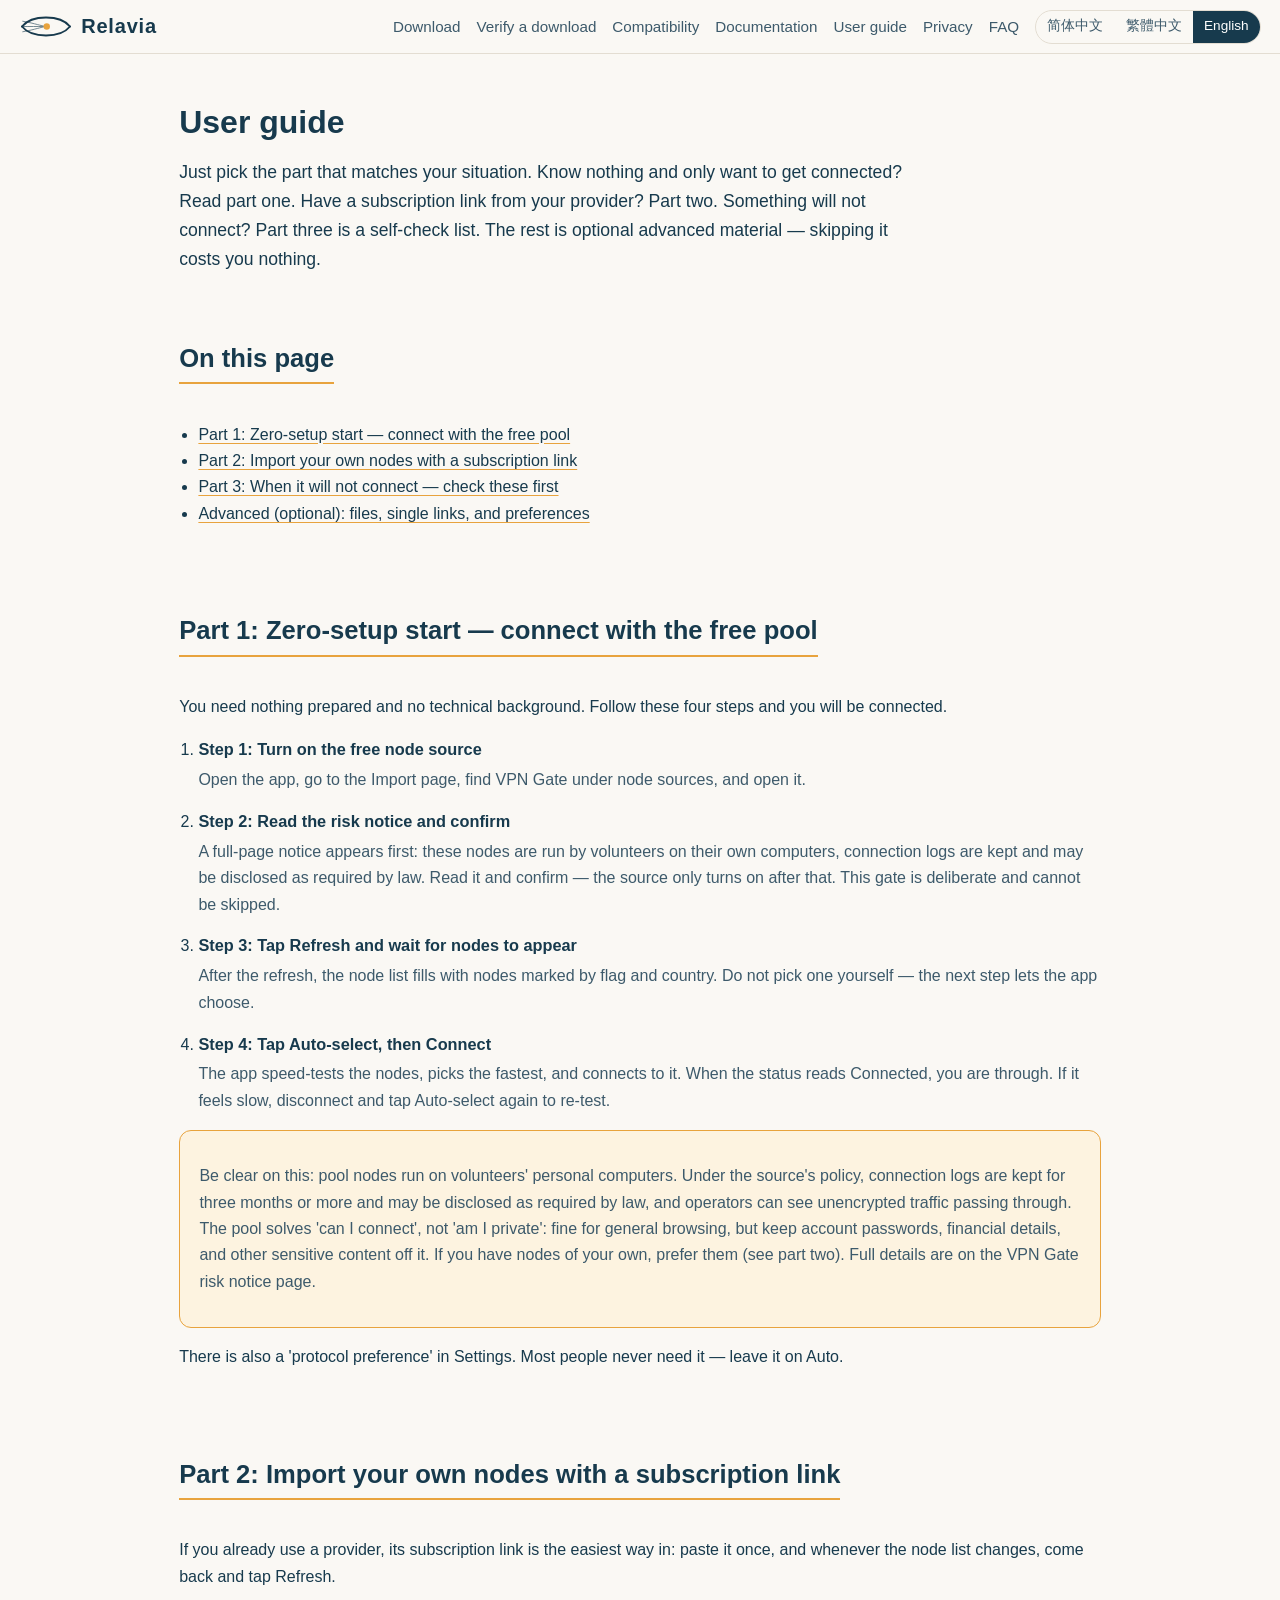
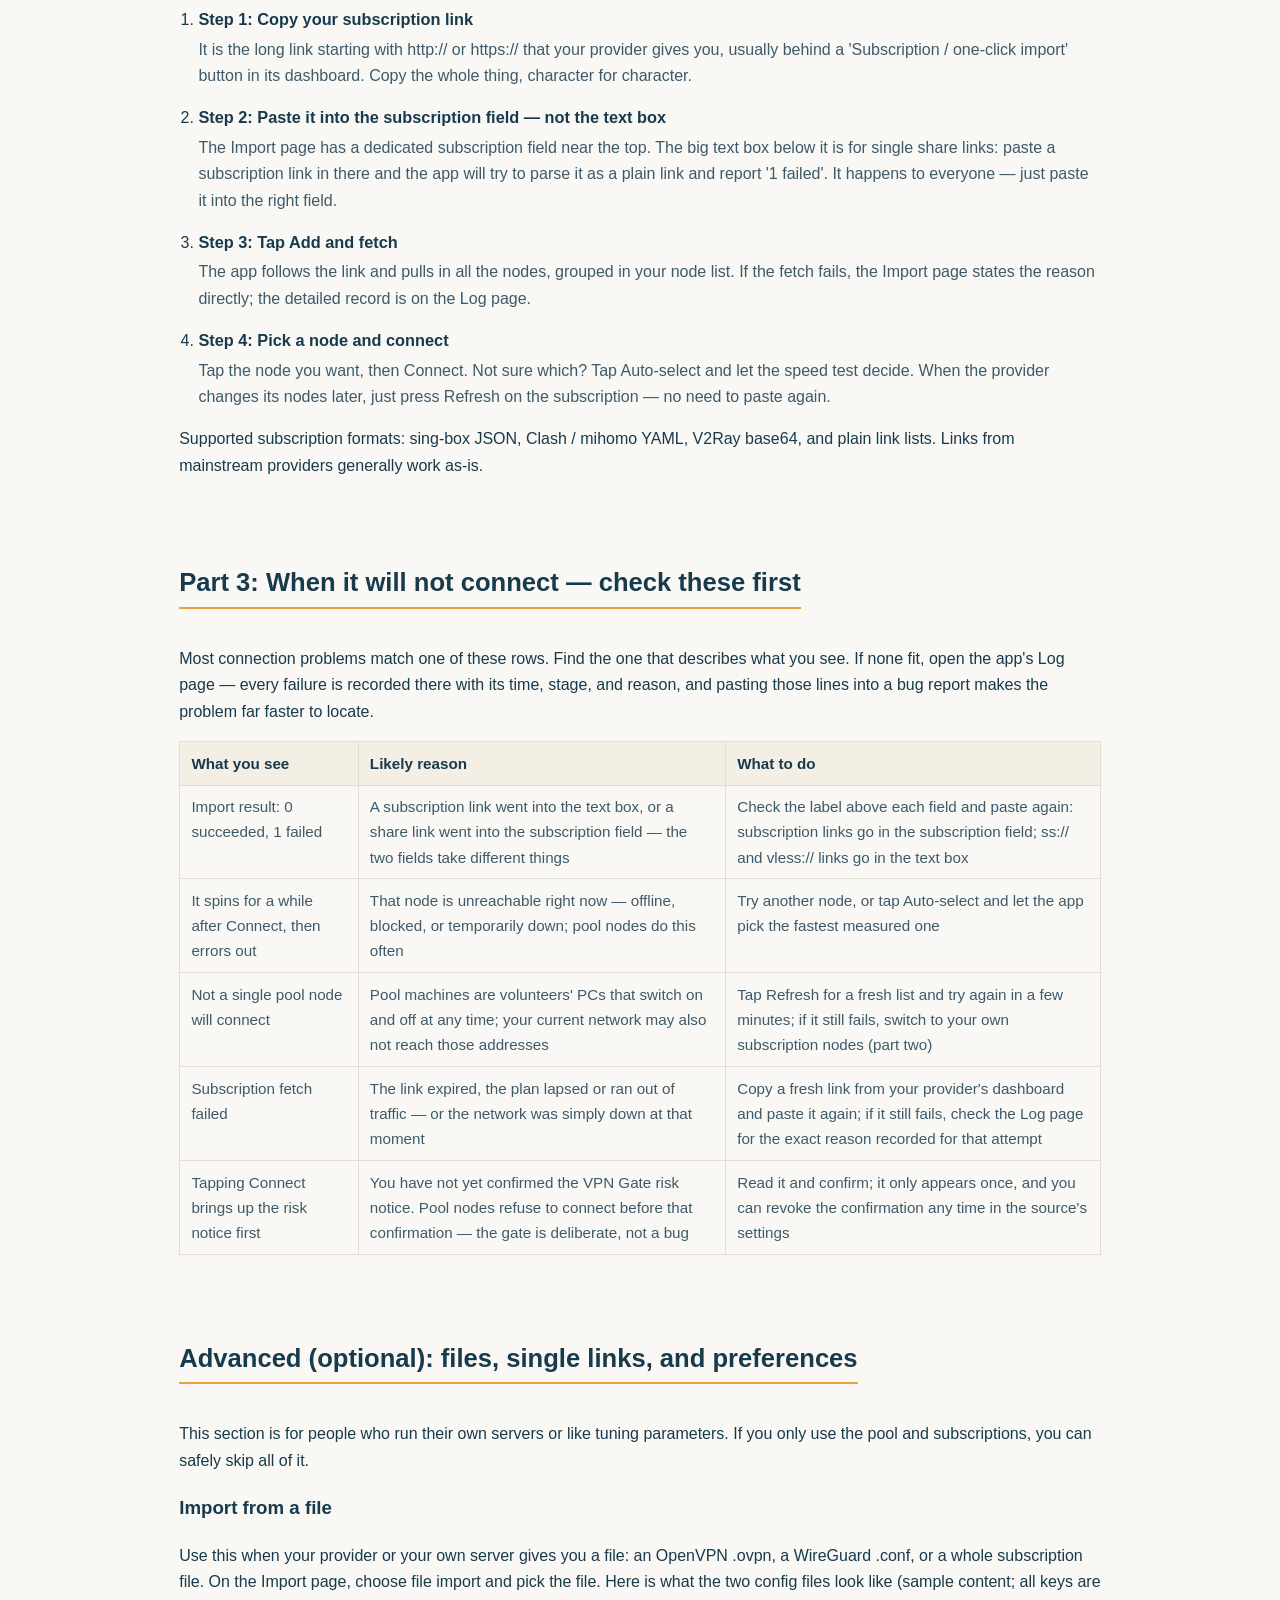
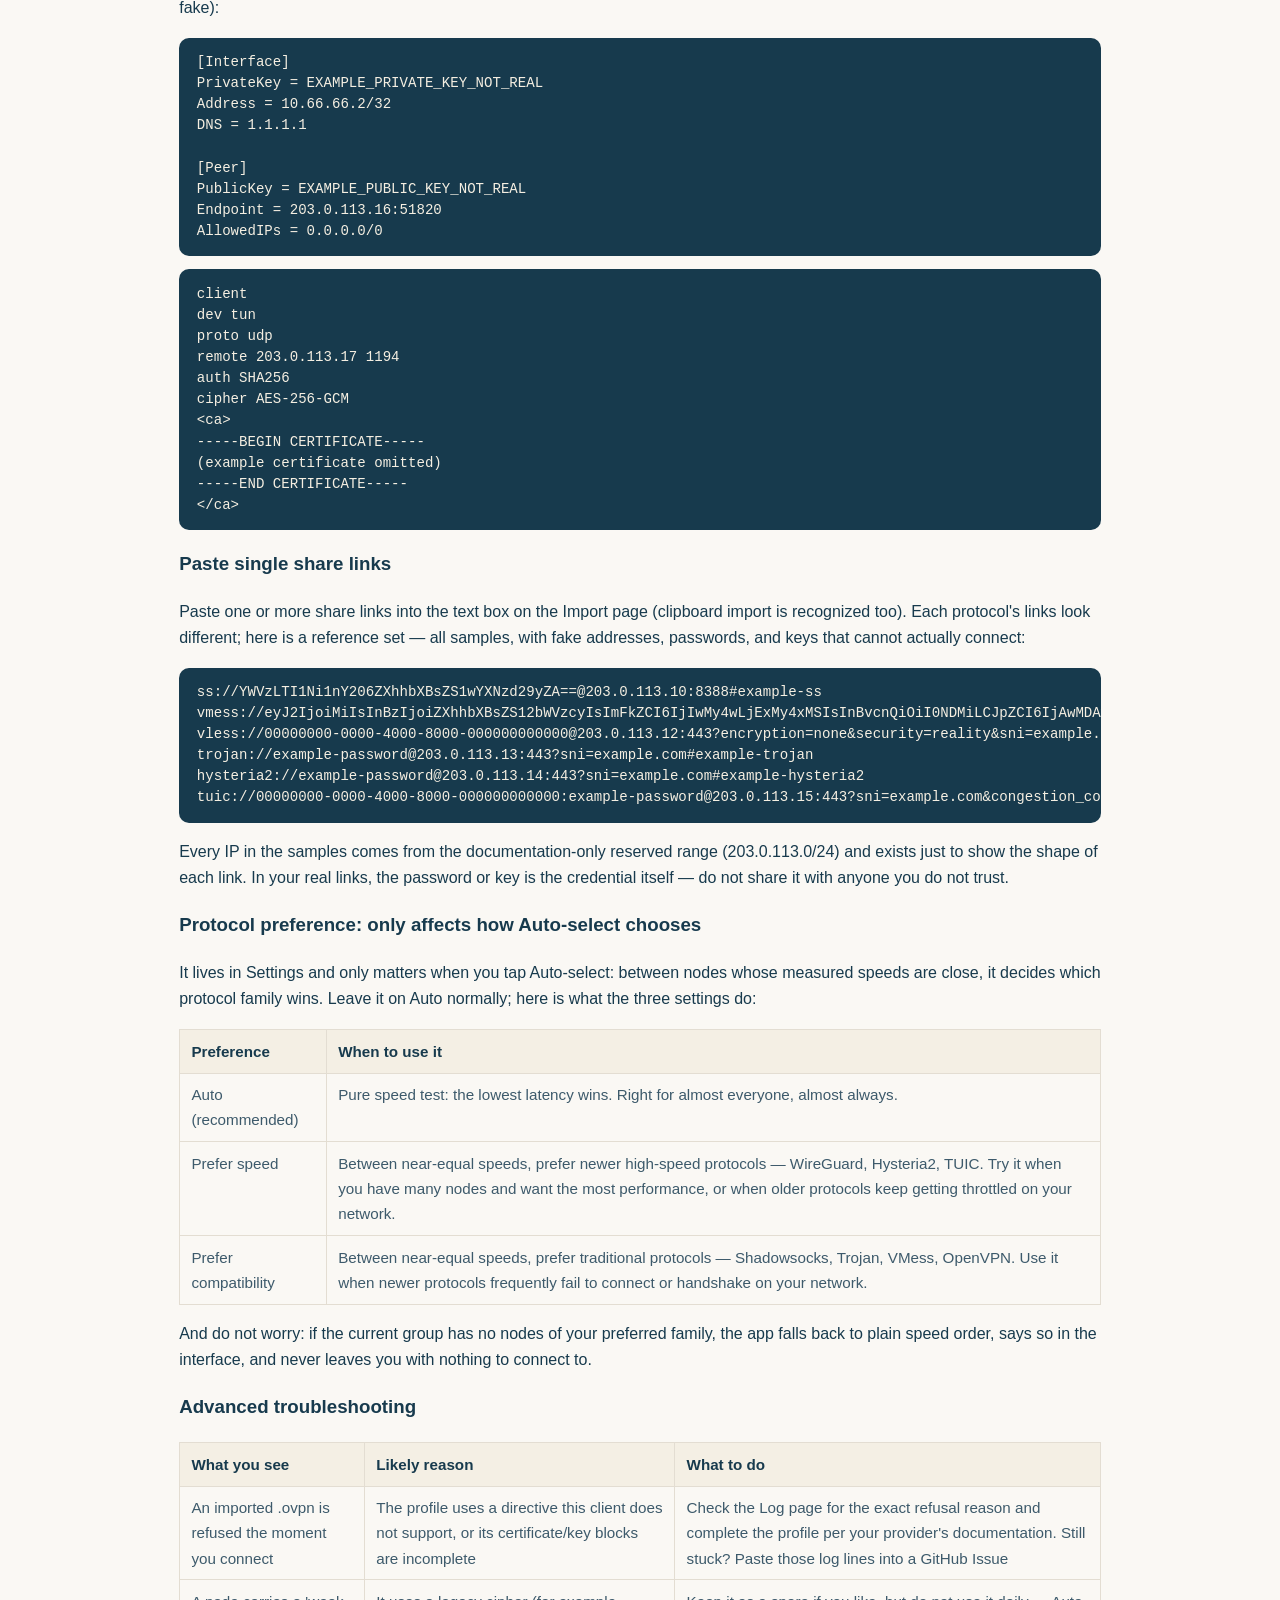
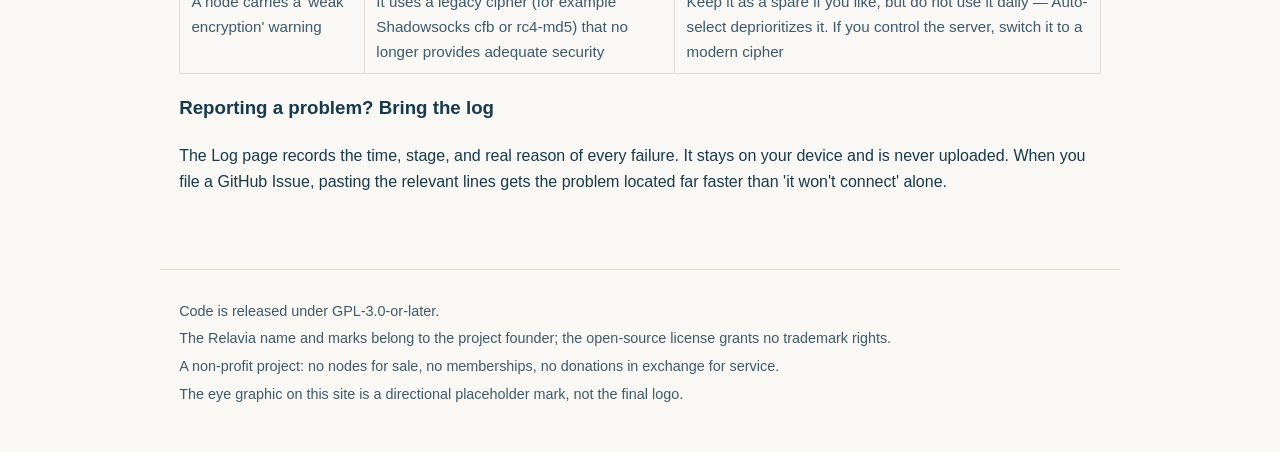
<file: guide.html>
<!DOCTYPE html>
<html lang="zh-Hans">
<head>
<meta charset="utf-8">
<meta name="viewport" content="width=device-width, initial-scale=1">
<title data-i18n="meta.title">Relavia — 希望所有人都可以看见不一样的世界</title>
<meta name="description" content="Relavia user guide: a zero-setup start with the free VPN Gate pool, importing your own nodes with a subscription link, a self-check list for connection failures, and an optional advanced section (files, single links, protocol preference).">
<link rel="icon" type="image/svg+xml" href="assets/mark.svg">
<link rel="stylesheet" href="styles.css">
</head>
<body>
<header class="site-header">
  <a class="brand" href="index.html" aria-label="Relavia">
    <img src="assets/mark.svg" alt="" width="54" height="33">
    <span class="brand-name">Relavia</span>
  </a>
  <nav class="site-nav" aria-label="Sections">
    <a href="download.html" data-i18n="nav.download">下载</a>
    <a href="verify.html" data-i18n="nav.verify">验签教程</a>
    <a href="compatibility.html" data-i18n="nav.compat">兼容矩阵</a>
    <a href="docs.html" data-i18n="nav.docs">使用文档</a>
    <a href="guide.html" data-i18n="nav.guide">使用教程</a>
    <a href="privacy.html" data-i18n="nav.privacy">隐私说明</a>
    <a href="faq.html" data-i18n="nav.faq">常见问题</a>
  </nav>
  <div class="lang-switch" role="group" aria-label="Language">
    <button type="button" data-lang="zh-Hans" aria-pressed="true">简体中文</button>
    <button type="button" data-lang="zh-Hant" aria-pressed="false">繁體中文</button>
    <button type="button" data-lang="en" aria-pressed="false">English</button>
  </div>
</header>

<main id="top">
  <div class="page-head">
    <h1 data-i18n="guide.title">使用教程</h1>
    <p class="lede" data-i18n="guide.lede">按你的情况选一篇就行。什么都不懂、只想先连上，看第一篇；手里有订阅地址，看第二篇；连不上，先翻第三篇自查。剩下的都是可选进阶，不看不影响使用。</p>
  </div>

  <section class="section">
    <h2 data-i18n="guide.tocTitle">本页目录</h2>
    <ul class="link-list">
      <li><a href="#start" data-i18n="guide.toc1">一、免配置上手：用免费池子先连上</a></li>
      <li><a href="#subscription" data-i18n="guide.toc2">二、用订阅地址导入自己的节点</a></li>
      <li><a href="#troubleshoot" data-i18n="guide.toc3">三、连不上时先自查</a></li>
      <li><a href="#advanced" data-i18n="guide.toc4">进阶（可选）：文件、单条链接与偏好设置</a></li>
    </ul>
  </section>

  <section class="section" id="start">
    <h2 data-i18n="guide.toc1">一、免配置上手：用免费池子先连上</h2>
    <p data-i18n="guide.p1Intro">不需要准备任何东西，也不用懂任何术语。跟着下面四步走完，就能先连上、用起来。</p>
    <ol class="steps">
      <li>
        <h3 data-i18n="guide.p1S1T">第一步：启用免费节点来源</h3>
        <p data-i18n="guide.p1S1B">打开 app，进入「导入」页，在「节点来源」里找到 VPN Gate，点它进入。</p>
      </li>
      <li>
        <h3 data-i18n="guide.p1S2T">第二步：读完风险提示，点确认</h3>
        <p data-i18n="guide.p1S2B">屏幕上会先出现一整页说明：这些节点是志愿者用自己的电脑提供的，连接记录会被保留、也可能依法被披露。看懂之后点确认，节点来源才会打开——这一步绕不过去，是故意设的。</p>
      </li>
      <li>
        <h3 data-i18n="guide.p1S3T">第三步：点「刷新」，等节点出现</h3>
        <p data-i18n="guide.p1S3B">刷新后，节点列表里会出现一批带国旗和国家名的节点。不用自己挑，下一步让 app 替你挑。</p>
      </li>
      <li>
        <h3 data-i18n="guide.p1S4T">第四步：点「自动选择」，再点「连接」</h3>
        <p data-i18n="guide.p1S4B">app 会把节点逐个测速，挑出最快的一个连上；状态变成「已连接」就是通了。觉得慢时，断开后再点一次「自动选择」，它会重新测一遍。</p>
      </li>
    </ol>
    <article class="notice">
      <p data-i18n="guide.p1Note">必须说清楚：池子节点运行在志愿者的个人电脑上，连接日志按其政策保留三个月以上并可依法披露，运营者能接触经其转发的未加密流量。它解决的是「能不能连上」，不是「隐不隐秘」：一般浏览可以，账号口令、财务信息等敏感内容不要走它。有自己的节点时，优先用自己的（见第二篇）。详情见 VPN Gate 风险说明页。</p>
    </article>
    <p data-i18n="guide.p1PrefNote">设置里还有一个「协议偏好」，一般不用管，保持「自动」即可。</p>
  </section>

  <section class="section" id="subscription">
    <h2 data-i18n="guide.toc2">二、用订阅地址导入自己的节点</h2>
    <p data-i18n="guide.p2Intro">如果你已经在用某个服务商，它给你的订阅地址就是最省事的入口：贴一次，以后节点更新了，回来点一下刷新就行。</p>
    <ol class="steps">
      <li>
        <h3 data-i18n="guide.p2S1T">第一步：复制订阅地址</h3>
        <p data-i18n="guide.p2S1B">就是服务商给你的那条以 http:// 或 https:// 开头的长链接，一般在服务商后台的「订阅 / 一键导入」处可以复制。整条复制，不要漏字。</p>
      </li>
      <li>
        <h3 data-i18n="guide.p2S2T">第二步：贴进「订阅地址」框，别贴进文本框</h3>
        <p data-i18n="guide.p2S2B">「导入」页上方有专门的订阅地址输入框。注意它下面那个大文本框是留给单条分享链接的：把订阅地址贴进文本框，app 会把它当作普通链接解析，结果只会是「失败 1 个」。贴错不丢人，换个框重贴就好。</p>
      </li>
      <li>
        <h3 data-i18n="guide.p2S3T">第三步：点「添加并拉取」</h3>
        <p data-i18n="guide.p2S3B">app 会顺着订阅地址把节点全部拉回来，按分组出现在节点列表里。万一拉取失败，导入页会直接写明原因；更细的记录在「日志」页里。</p>
      </li>
      <li>
        <h3 data-i18n="guide.p2S4T">第四步：选节点连接</h3>
        <p data-i18n="guide.p2S4B">看中哪个点哪个，再点「连接」；拿不准就点「自动选择」，让 app 按测速替你挑。之后节点有变动，回到导入页对这条订阅点「刷新」，不用重新粘贴。</p>
      </li>
    </ol>
    <p data-i18n="guide.p2Formats">支持的订阅格式：sing-box JSON、Clash / mihomo YAML、V2Ray base64、纯链接列表。主流服务商给的地址基本都能直接用。</p>
  </section>

  <section class="section" id="troubleshoot">
    <h2 data-i18n="guide.toc3">三、连不上时先自查</h2>
    <p data-i18n="guide.trIntro">下面几条覆盖了大多数「连不上」。按你屏幕上看到的现象对号入座；都对不上时，去 app 的「日志」页——每次失败的时间、环节和原因都记在那里，反馈问题时把那几行一并贴出，定位快得多。</p>
    <table class="matrix">
      <thead>
        <tr>
          <th data-i18n="guide.trHeadSymptom">屏幕上的现象</th>
          <th data-i18n="guide.trHeadWhy">多半是为什么</th>
          <th data-i18n="guide.trHeadFix">怎么办</th>
        </tr>
      </thead>
      <tbody>
        <tr>
          <td><p data-i18n="guide.trR1S">导入结果：成功 0 个，失败 1 个</p></td>
          <td><p data-i18n="guide.trR1W">把订阅地址贴进了文本框，或把分享链接贴进了订阅框——两个框收的东西不一样</p></td>
          <td><p data-i18n="guide.trR1F">看清框上方的标题，换个框重贴：订阅地址进订阅框，ss://、vless:// 这类链接进文本框</p></td>
        </tr>
        <tr>
          <td><p data-i18n="guide.trR2S">点连接后转一会儿，报错断开</p></td>
          <td><p data-i18n="guide.trR2W">这个节点当前连不通：下线、被封或临时故障，池子节点尤其常见</p></td>
          <td><p data-i18n="guide.trR2F">换一个节点试试，或点「自动选择」让 app 挑测速最快的再连</p></td>
        </tr>
        <tr>
          <td><p data-i18n="guide.trR3S">池子里的节点一个都连不上</p></td>
          <td><p data-i18n="guide.trR3W">池子是志愿者的电脑，随时开关机；也可能是你当前网络到这些地址的线路不通</p></td>
          <td><p data-i18n="guide.trR3F">先点「刷新」拉一份新名单，过几分钟再试；仍不行，改用自己的订阅节点（第二篇）</p></td>
        </tr>
        <tr>
          <td><p data-i18n="guide.trR4S">订阅拉取失败</p></td>
          <td><p data-i18n="guide.trR4W">订阅地址失效、套餐到期或流量用尽，也可能只是当时网络不通</p></td>
          <td><p data-i18n="guide.trR4F">回服务商后台重新复制最新地址再贴一次；仍失败，去「日志」页看这次失败记下的具体原因</p></td>
        </tr>
        <tr>
          <td><p data-i18n="guide.trR5S">点了连接，先弹出风险说明</p></td>
          <td><p data-i18n="guide.trR5W">你还没确认过 VPN Gate 的风险提示。池子节点在确认之前一律不让连，这是故意设的门，不是故障</p></td>
          <td><p data-i18n="guide.trR5F">把说明读完点确认即可；只弹这一次，之后可在来源设置里随时撤销</p></td>
        </tr>
      </tbody>
    </table>
  </section>

  <section class="section" id="advanced">
    <h2 data-i18n="guide.toc4">进阶（可选）：文件、单条链接与偏好设置</h2>
    <p data-i18n="guide.advIntro">这一节写给有自建节点、或愿意自己调参数的人。只用池子和订阅的，这一节完全可以不看。</p>

    <h3 data-i18n="guide.fileTitle">用文件导入</h3>
    <p data-i18n="guide.fileBody">服务商或自建服务器给的是文件时用这种方式：OpenVPN 的 .ovpn、WireGuard 的 .conf，或整份订阅文件，在「导入」页选「从文件导入」挑中文件即可。下面是两个文件的样例长相（示例内容，密钥均为假值）：</p>
    <pre><code>[Interface]
PrivateKey = EXAMPLE_PRIVATE_KEY_NOT_REAL
Address = 10.66.66.2/32
DNS = 1.1.1.1

[Peer]
PublicKey = EXAMPLE_PUBLIC_KEY_NOT_REAL
Endpoint = 203.0.113.16:51820
AllowedIPs = 0.0.0.0/0</code></pre>
    <pre><code>client
dev tun
proto udp
remote 203.0.113.17 1194
auth SHA256
cipher AES-256-GCM
&lt;ca&gt;
-----BEGIN CERTIFICATE-----
(example certificate omitted)
-----END CERTIFICATE-----
&lt;/ca&gt;</code></pre>

    <h3 data-i18n="guide.linkTitle">贴单条分享链接</h3>
    <p data-i18n="guide.linkBody">把一条或多条分享链接贴进「导入」页的文本框（从剪贴板导入也能识别）。每种协议的链接长相不同，下面给一份对照样例——全部是示例，地址与密码、密钥都是假的，不能真的拿去连：</p>
    <pre><code>ss://YWVzLTI1Ni1nY206ZXhhbXBsZS1wYXNzd29yZA==@203.0.113.10:8388#example-ss
vmess://[base64]
vless://00000000-0000-4000-8000-000000000000@203.0.113.12:443?encryption=none&amp;security=reality&amp;sni=example.com&amp;fp=chrome&amp;pbk=AAAAAAAAAAAAAAAAAAAAAAAAAAAAAAAAAAAAAAAAAAA&amp;sid=0123#example-vless
trojan://example-password@203.0.113.13:443?sni=example.com#example-trojan
hysteria2://example-password@203.0.113.14:443?sni=example.com#example-hysteria2
tuic://00000000-0000-4000-8000-000000000000:example-password@203.0.113.15:443?sni=example.com&amp;congestion_control=bbr#example-tuic</code></pre>
    <p data-i18n="guide.linkNote">样例里的 IP 全部出自文档专用保留段（203.0.113.0/24），只用于认链接的长相。你真实的链接里，密码与密钥就是通行证本身，别发给不信任的人。</p>

    <h3 data-i18n="guide.prefTitle">协议偏好：只影响「自动选择」怎么挑</h3>
    <p data-i18n="guide.prefIntro">它在设置页里，只在你点「自动选择」时起作用：测速接近的节点之间，它决定先挑哪一类协议。平时保持「自动」即可，下面是三种取向的对照：</p>
    <table class="matrix">
      <thead>
        <tr>
          <th data-i18n="guide.prefHeadPref">偏好</th>
          <th data-i18n="guide.prefHeadWhen">适合什么时候</th>
        </tr>
      </thead>
      <tbody>
        <tr>
          <td><p data-i18n="guide.prefAutoT">自动（推荐）</p></td>
          <td><p data-i18n="guide.prefAutoB">只看测速，延迟低的优先。绝大多数人、绝大多数情况，用这个。</p></td>
        </tr>
        <tr>
          <td><p data-i18n="guide.prefSpeedT">速度优先</p></td>
          <td><p data-i18n="guide.prefSpeedB">测速接近时，优先 WireGuard、Hysteria2、TUIC 这类较新的高速协议。节点很多、想榨性能，或者老协议在你的网络里总被限速时，试它。</p></td>
        </tr>
        <tr>
          <td><p data-i18n="guide.prefCompatT">兼容优先</p></td>
          <td><p data-i18n="guide.prefCompatB">测速接近时，优先 Shadowsocks、Trojan、VMess、OpenVPN 这类传统协议。新协议在你的网络环境里经常连不通、握手失败时，用这个更稳。</p></td>
        </tr>
      </tbody>
    </table>
    <p data-i18n="guide.prefFallback">放心：如果当前分组里没有你偏好的那类节点，app 会自动退回按测速选，并在界面上注明，不会因为一个偏好设置就变得无节点可用。</p>

    <h3 data-i18n="guide.advTrTitle">进阶排查</h3>
    <table class="matrix">
      <thead>
        <tr>
          <th data-i18n="guide.trHeadSymptom">屏幕上的现象</th>
          <th data-i18n="guide.trHeadWhy">多半是为什么</th>
          <th data-i18n="guide.trHeadFix">怎么办</th>
        </tr>
      </thead>
      <tbody>
        <tr>
          <td><p data-i18n="guide.atrR1S">导入的 .ovpn 点连接立刻被拒</p></td>
          <td><p data-i18n="guide.atrR1W">配置里带了这个客户端不支持的指令，或证书、密钥段不完整</p></td>
          <td><p data-i18n="guide.atrR1F">去「日志」页看被拒的具体原因；对照服务商说明补齐配置。仍然不行，把日志里那几行贴到 GitHub Issues 问</p></td>
        </tr>
        <tr>
          <td><p data-i18n="guide.atrR2S">节点旁标着「弱加密」警告</p></td>
          <td><p data-i18n="guide.atrR2W">它用的是老式加密算法（例如 Shadowsocks 的 cfb、rc4-md5），安全性不足</p></td>
          <td><p data-i18n="guide.atrR2F">可以留作存档备用，但别日常使用；自动选择也不会优先选它。能换的话，在服务端换成现代算法</p></td>
        </tr>
      </tbody>
    </table>

    <h3 data-i18n="guide.advLogT">反馈问题时，带上日志</h3>
    <p data-i18n="guide.advLogB">「日志」页记着每次失败的时间、环节与真实原因，只存在你本机、不会上传。到 GitHub Issues 反馈时，把出问题那几行一并贴出，比只说一句「连不上」定位快得多。</p>
  </section>
</main>

<footer class="site-footer">
  <p data-i18n="footer.license">代码以 GPL-3.0-or-later 发布。</p>
  <p data-i18n="footer.trademark">Relavia 名称与标记归项目发起人所有，开源许可证不授予商标使用权。</p>
  <p data-i18n="footer.nonprofit">非盈利项目：不卖节点、不卖会员、不接受「捐赠换服务」。</p>
  <p data-i18n="footer.mark">本站眼睛图形为方向占位标记，非定稿 Logo。</p>
</footer>

<script src="i18n.js"></script>
<script src="script.js"></script>
</body>
</html>
</file>
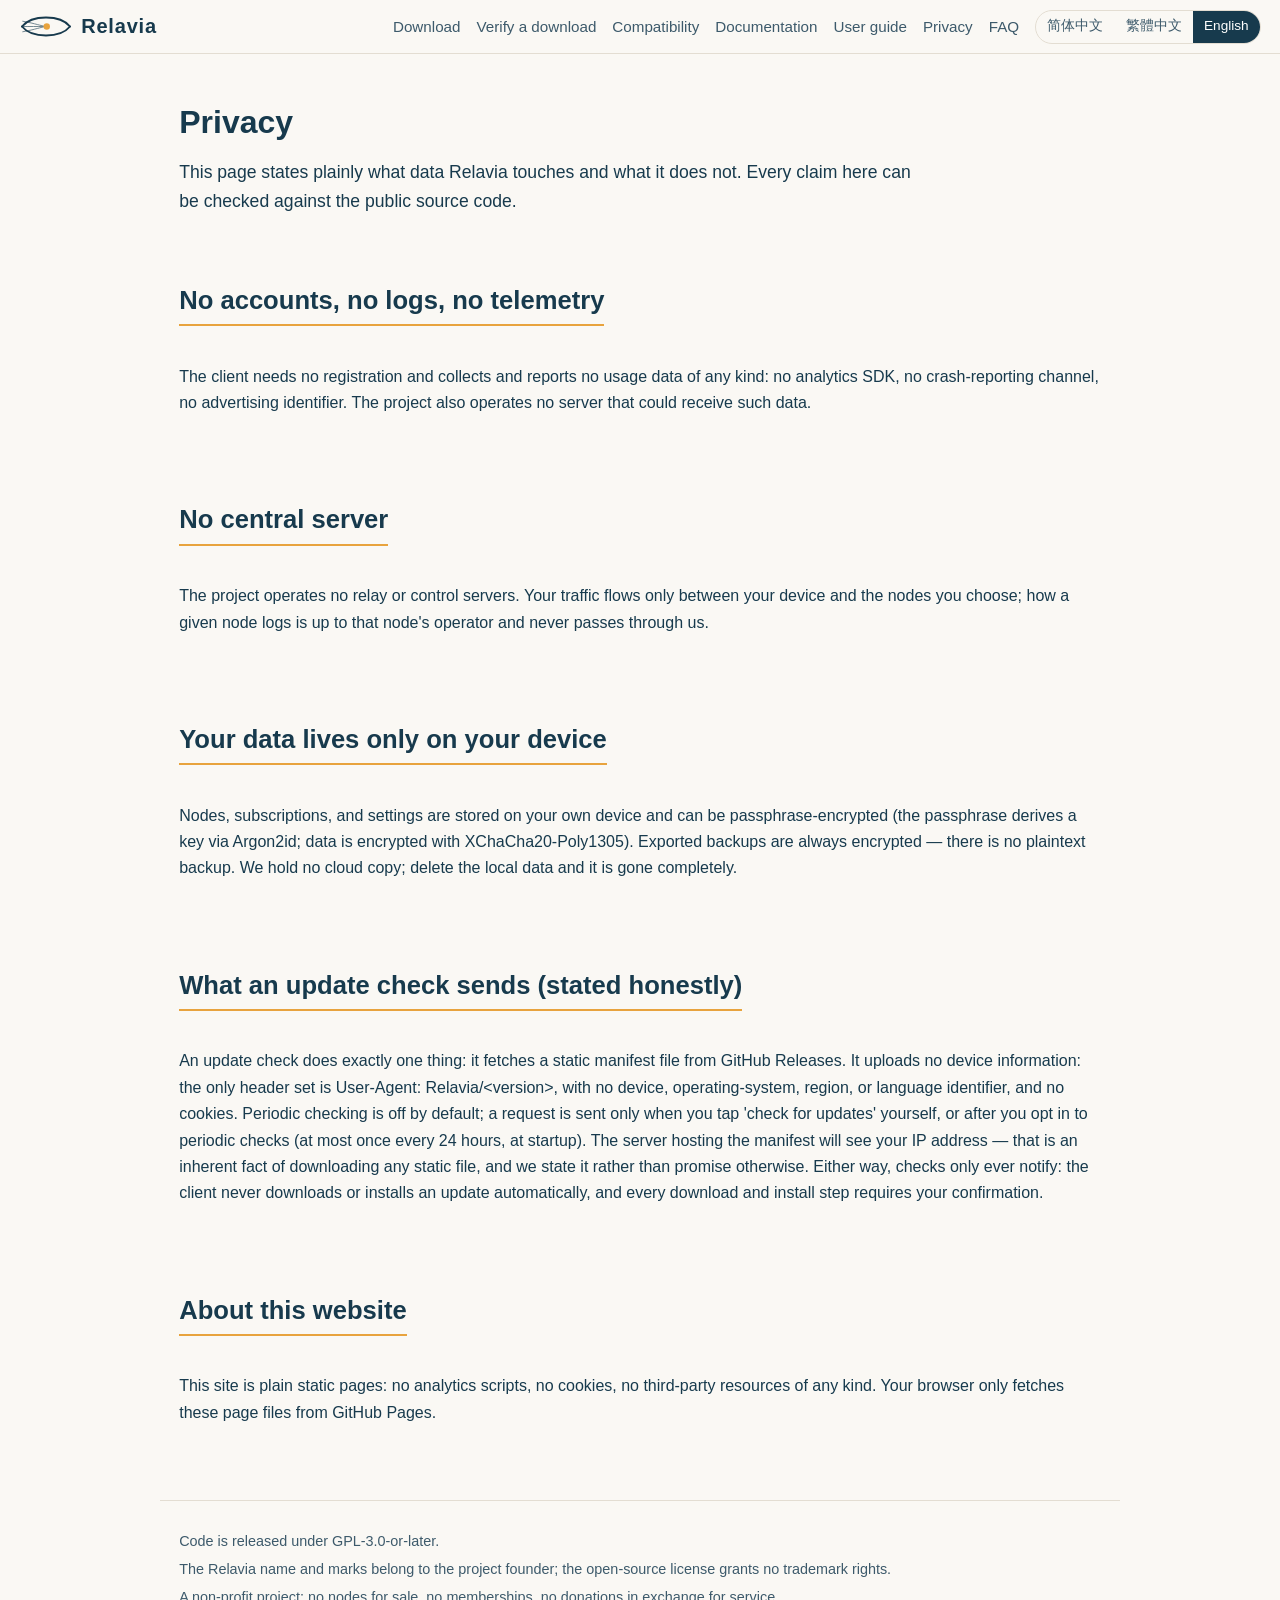
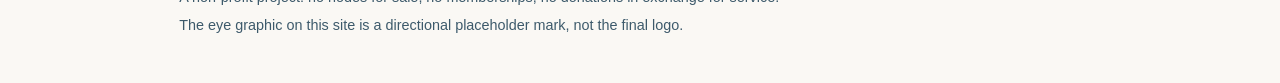
<file: privacy.html>
<!DOCTYPE html>
<html lang="zh-Hans">
<head>
<meta charset="utf-8">
<meta name="viewport" content="width=device-width, initial-scale=1">
<title data-i18n="meta.title">Relavia — 希望所有人都可以看见不一样的世界</title>
<meta name="description" content="Relavia privacy: no accounts, no logs, no telemetry, no central server; local data encrypted on your device; what an update check actually sends, stated honestly.">
<link rel="icon" type="image/svg+xml" href="assets/mark.svg">
<link rel="stylesheet" href="styles.css">
</head>
<body>
<header class="site-header">
  <a class="brand" href="index.html" aria-label="Relavia">
    <img src="assets/mark.svg" alt="" width="54" height="33">
    <span class="brand-name">Relavia</span>
  </a>
  <nav class="site-nav" aria-label="Sections">
    <a href="download.html" data-i18n="nav.download">下载</a>
    <a href="verify.html" data-i18n="nav.verify">验签教程</a>
    <a href="compatibility.html" data-i18n="nav.compat">兼容矩阵</a>
    <a href="docs.html" data-i18n="nav.docs">使用文档</a>
    <a href="guide.html" data-i18n="nav.guide">使用教程</a>
    <a href="privacy.html" data-i18n="nav.privacy">隐私说明</a>
    <a href="faq.html" data-i18n="nav.faq">常见问题</a>
  </nav>
  <div class="lang-switch" role="group" aria-label="Language">
    <button type="button" data-lang="zh-Hans" aria-pressed="true">简体中文</button>
    <button type="button" data-lang="zh-Hant" aria-pressed="false">繁體中文</button>
    <button type="button" data-lang="en" aria-pressed="false">English</button>
  </div>
</header>

<main id="top">
  <div class="page-head">
    <h1 data-i18n="priv.title">隐私说明</h1>
    <p class="lede" data-i18n="priv.lede">这一页写清 Relavia 会碰什么数据、不会碰什么。每一条都可以拿公开的代码核对。</p>
  </div>

  <section class="section">
    <h2 data-i18n="priv.h1">无账号、无日志、无遥测</h2>
    <p data-i18n="priv.b1">客户端不需要注册，不收集、不上报任何使用数据：没有统计 SDK，没有崩溃上报通道，没有广告标识符。项目也不运营任何服务器来接收这类数据。</p>
  </section>

  <section class="section">
    <h2 data-i18n="priv.h2">没有中心服务器</h2>
    <p data-i18n="priv.b2">项目不运营中转或控制服务器。你的流量只在你的设备与你选择的节点之间流动；某个节点会如何记录，取决于该节点的运营者，不经过我们。</p>
  </section>

  <section class="section">
    <h2 data-i18n="priv.h3">你的数据只存在本机</h2>
    <p data-i18n="priv.b3">节点、订阅与设置都保存在你本机，并可设置口令加密（口令经 Argon2id 派生密钥，数据以 XChaCha20-Poly1305 加密）；导出备份强制加密，不存在明文备份。我们没有任何云端副本，删掉本机数据即彻底清除。</p>
  </section>

  <section class="section">
    <h2 data-i18n="priv.h4">更新检查会发出什么请求（如实说明）</h2>
    <p data-i18n="priv.b4">更新检查只做一件事：从 GitHub Releases 拉取一份静态清单文件。它不上传任何设备信息：请求头只有 User-Agent: Relavia/&lt;版本号&gt;，不带设备、系统、地区或语言标识，也没有 Cookie。定期检查默认关闭；只有你手动点「检查更新」，或主动开启定期检查后（至多每 24 小时一次、在启动时），才会发出请求。清单所在的服务器会看到你的 IP 地址——这是下载任何静态文件的固有事实，我们如实写明，不做虚假承诺。并且无论哪种方式，都只检查、只提示，永不自动下载或安装，下载与安装每一步都要你确认。</p>
  </section>

  <section class="section">
    <h2 data-i18n="priv.h5">关于本站</h2>
    <p data-i18n="priv.b5">本站是纯静态页面：没有统计脚本，没有 Cookie，不加载任何第三方资源。你的浏览器只会从 GitHub Pages 取回这些页面文件。</p>
  </section>
</main>

<footer class="site-footer">
  <p data-i18n="footer.license">代码以 GPL-3.0-or-later 发布。</p>
  <p data-i18n="footer.trademark">Relavia 名称与标记归项目发起人所有，开源许可证不授予商标使用权。</p>
  <p data-i18n="footer.nonprofit">非盈利项目：不卖节点、不卖会员、不接受「捐赠换服务」。</p>
  <p data-i18n="footer.mark">本站眼睛图形为方向占位标记，非定稿 Logo。</p>
</footer>

<script src="i18n.js"></script>
<script src="script.js"></script>
</body>
</html>
</file>
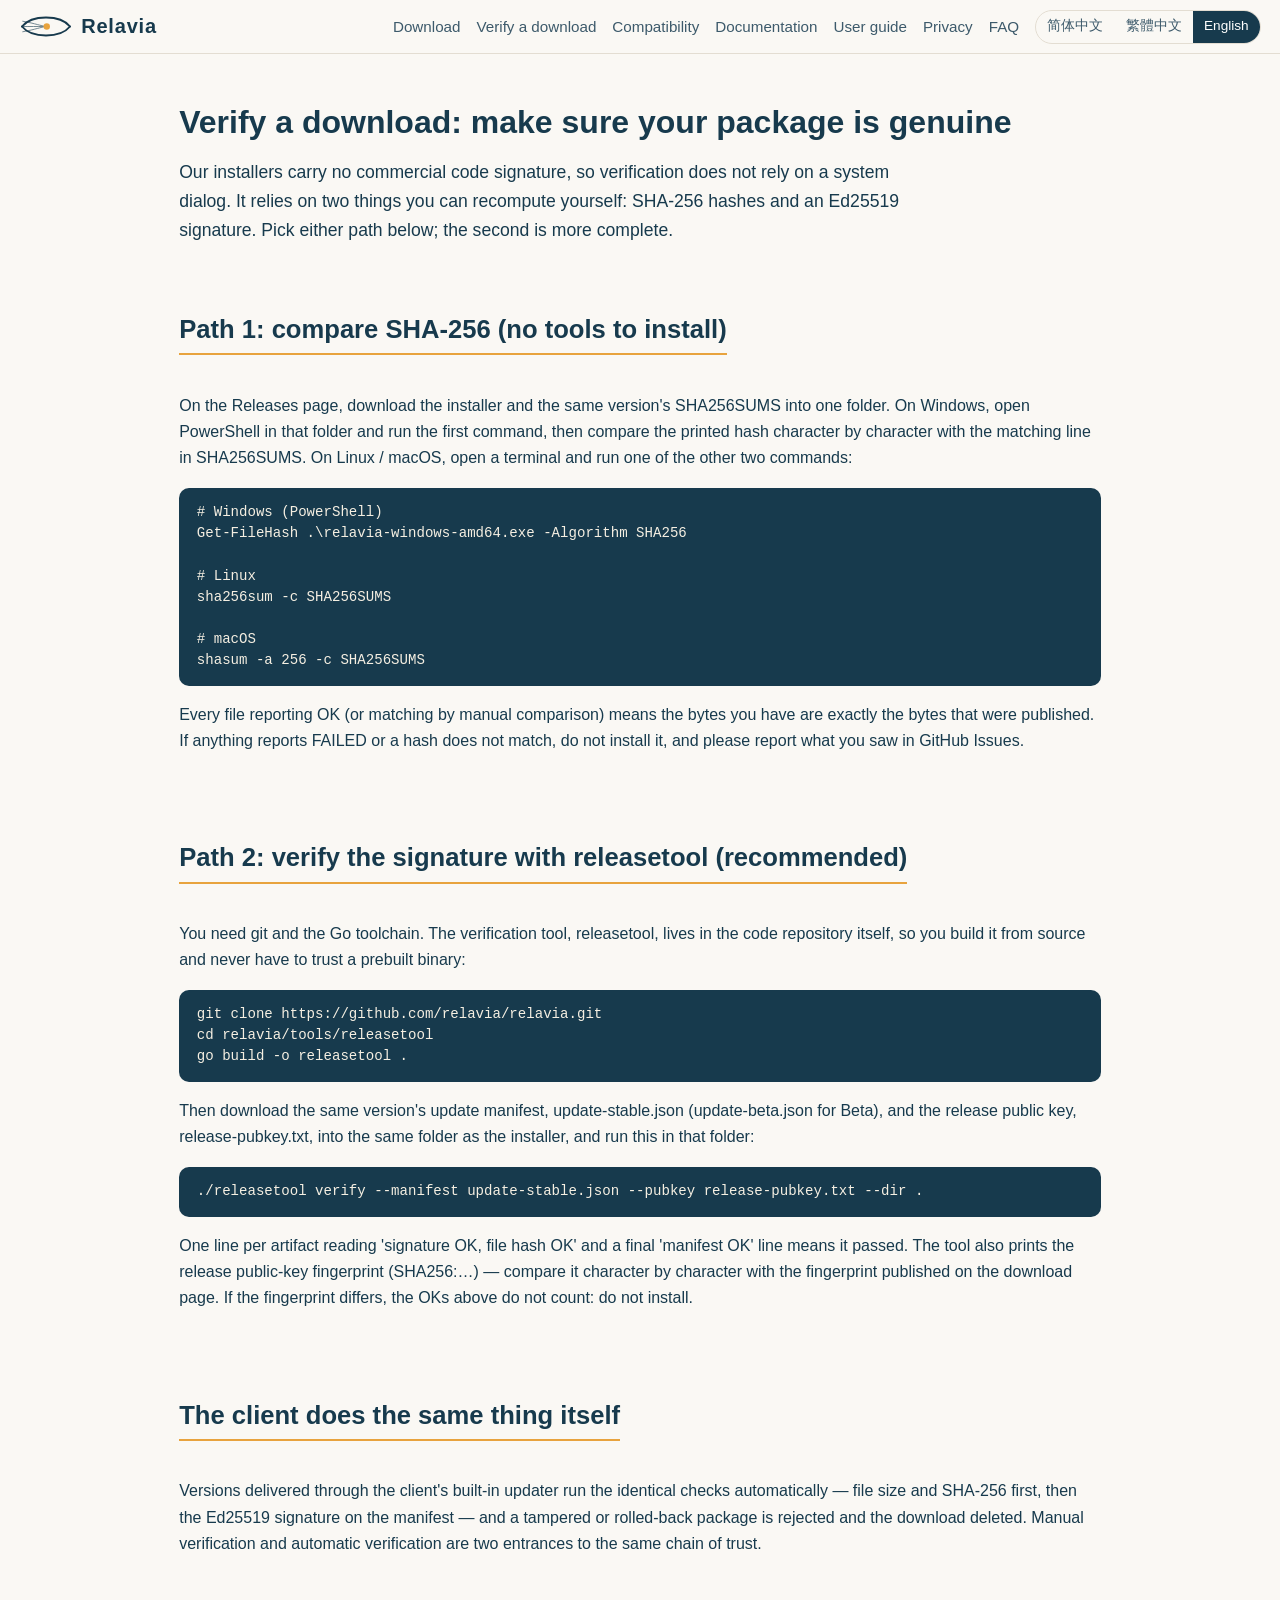
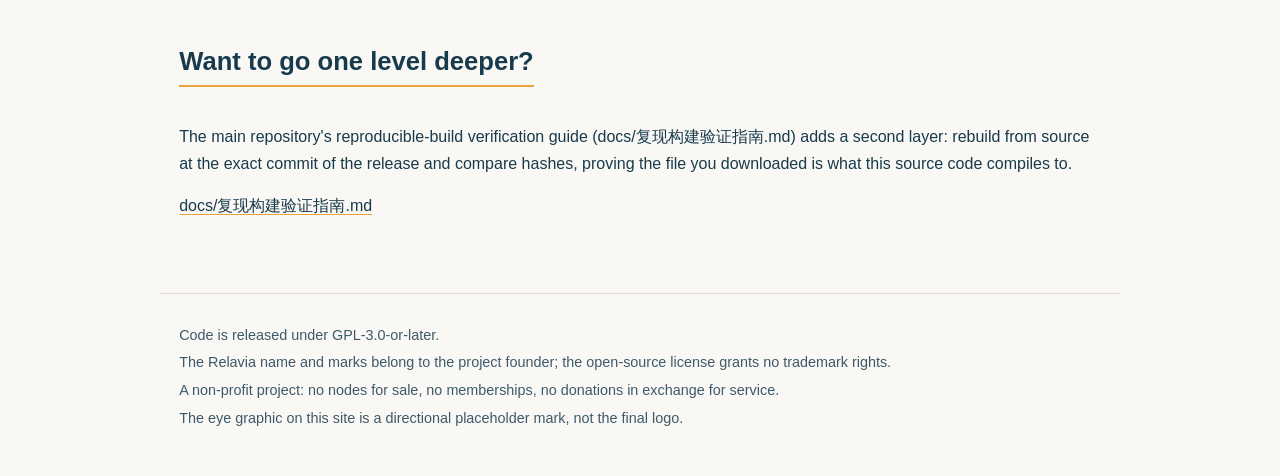
<file: verify.html>
<!DOCTYPE html>
<html lang="zh-Hans">
<head>
<meta charset="utf-8">
<meta name="viewport" content="width=device-width, initial-scale=1">
<title data-i18n="meta.title">Relavia — 希望所有人都可以看见不一样的世界</title>
<meta name="description" content="How to verify a Relavia download: compare SHA-256 checksums, then verify the Ed25519 signature on the update manifest with releasetool.">
<link rel="icon" type="image/svg+xml" href="assets/mark.svg">
<link rel="stylesheet" href="styles.css">
</head>
<body>
<header class="site-header">
  <a class="brand" href="index.html" aria-label="Relavia">
    <img src="assets/mark.svg" alt="" width="54" height="33">
    <span class="brand-name">Relavia</span>
  </a>
  <nav class="site-nav" aria-label="Sections">
    <a href="download.html" data-i18n="nav.download">下载</a>
    <a href="verify.html" data-i18n="nav.verify">验签教程</a>
    <a href="compatibility.html" data-i18n="nav.compat">兼容矩阵</a>
    <a href="docs.html" data-i18n="nav.docs">使用文档</a>
    <a href="guide.html" data-i18n="nav.guide">使用教程</a>
    <a href="privacy.html" data-i18n="nav.privacy">隐私说明</a>
    <a href="faq.html" data-i18n="nav.faq">常见问题</a>
  </nav>
  <div class="lang-switch" role="group" aria-label="Language">
    <button type="button" data-lang="zh-Hans" aria-pressed="true">简体中文</button>
    <button type="button" data-lang="zh-Hant" aria-pressed="false">繁體中文</button>
    <button type="button" data-lang="en" aria-pressed="false">English</button>
  </div>
</header>

<main id="top">
  <div class="page-head">
    <h1 data-i18n="vf.title">验签教程：确认你下载的包是真的</h1>
    <p class="lede" data-i18n="vf.lede">我们的安装包没有商业代码签名，所以验证不靠系统弹窗，靠你自己能复算的两样东西：SHA-256 哈希与 Ed25519 签名。下面两条路任选其一，第二条更完整。</p>
  </div>

  <section class="section">
    <h2 data-i18n="vf.aTitle">路线一：比对 SHA-256（不用装任何工具）</h2>
    <p data-i18n="vf.aBody1">在 Releases 页把安装包和同版本的 SHA256SUMS 下载到同一个文件夹。Windows 在该文件夹打开 PowerShell，执行第一条命令，把输出的哈希与 SHA256SUMS 里对应行逐字比对；Linux / macOS 打开终端，执行后两条命令之一：</p>
    <pre><code># Windows (PowerShell)
Get-FileHash .\relavia-windows-amd64.exe -Algorithm SHA256

# Linux
sha256sum -c SHA256SUMS

# macOS
shasum -a 256 -c SHA256SUMS</code></pre>
    <p data-i18n="vf.aBody2">每个文件都报告 OK（或手动比对一致），说明你拿到的字节与发布时完全一致。出现 FAILED 或哈希对不上，请不要安装，并把情况发到 GitHub Issues。</p>
  </section>

  <section class="section">
    <h2 data-i18n="vf.bTitle">路线二：用 releasetool 验签（推荐）</h2>
    <p data-i18n="vf.bBody1">需要 git 和 Go 工具链。验证工具 releasetool 就在代码仓库里，从源码构建它，不需要信任任何预编译文件：</p>
    <pre><code>git clone https://github.com/relavia/relavia.git
cd relavia/tools/releasetool
go build -o releasetool .</code></pre>
    <p data-i18n="vf.bBody2">再下载同版本的更新清单 update-stable.json（Beta 为 update-beta.json）与发行公钥 release-pubkey.txt，和安装包放在同一个文件夹，在该文件夹执行：</p>
    <pre><code>./releasetool verify --manifest update-stable.json --pubkey release-pubkey.txt --dir .</code></pre>
    <p data-i18n="vf.bBody3">看到每个产物一行 signature OK, file hash OK、末行 manifest OK，就是通过。工具还会打印发行公钥指纹（SHA256:…）——请与下载页公布的指纹逐字比对；指纹对不上，前面的 OK 也作废，不要安装。</p>
  </section>

  <section class="section">
    <h2 data-i18n="vf.clientTitle">客户端会自己做同样的事</h2>
    <p data-i18n="vf.clientBody">通过客户端内更新拿到的版本，会自动执行同一套校验（先比文件大小与 SHA-256，再验清单上的 Ed25519 签名），被篡改或被换成旧版本的包会被拒绝并删除下载文件。手动验签与自动验签，是同一条信任链的两个入口。</p>
  </section>

  <section class="section">
    <h2 data-i18n="vf.guideTitle">想再深一层？</h2>
    <p data-i18n="vf.guideBody">主仓库的《复现构建验证指南》（docs/复现构建验证指南.md）还给出第二层验证：从源码按与发布相同的提交重新构建并比对哈希，证明你下载的文件就是这份源码编译出来的。</p>
    <p><a href="https://github.com/relavia/relavia/tree/main/docs">docs/复现构建验证指南.md</a></p>
  </section>
</main>

<footer class="site-footer">
  <p data-i18n="footer.license">代码以 GPL-3.0-or-later 发布。</p>
  <p data-i18n="footer.trademark">Relavia 名称与标记归项目发起人所有，开源许可证不授予商标使用权。</p>
  <p data-i18n="footer.nonprofit">非盈利项目：不卖节点、不卖会员、不接受「捐赠换服务」。</p>
  <p data-i18n="footer.mark">本站眼睛图形为方向占位标记，非定稿 Logo。</p>
</footer>

<script src="i18n.js"></script>
<script src="script.js"></script>
</body>
</html>
</file>
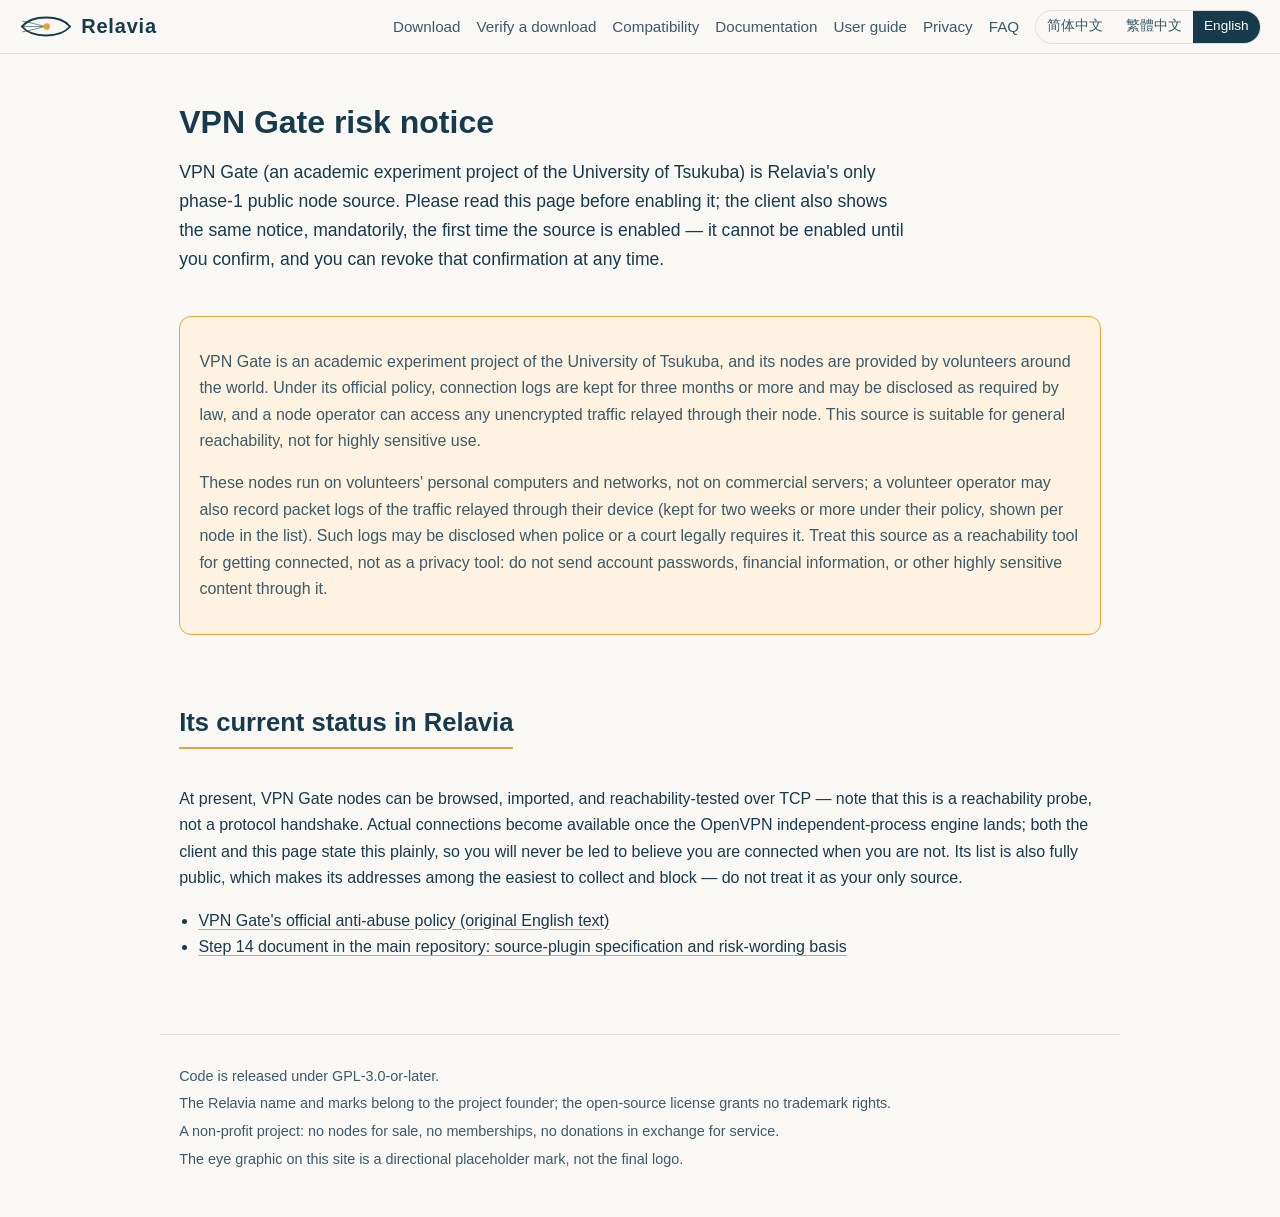
<file: vpngate-risk.html>
<!DOCTYPE html>
<html lang="zh-Hans">
<head>
<meta charset="utf-8">
<meta name="viewport" content="width=device-width, initial-scale=1">
<title data-i18n="meta.title">Relavia — 希望所有人都可以看见不一样的世界</title>
<meta name="description" content="VPN Gate risk notice: connection logs kept for over 3 months, volunteer-run nodes, a reachability tool — not a privacy tool. Read before enabling.">
<link rel="icon" type="image/svg+xml" href="assets/mark.svg">
<link rel="stylesheet" href="styles.css">
</head>
<body>
<header class="site-header">
  <a class="brand" href="index.html" aria-label="Relavia">
    <img src="assets/mark.svg" alt="" width="54" height="33">
    <span class="brand-name">Relavia</span>
  </a>
  <nav class="site-nav" aria-label="Sections">
    <a href="download.html" data-i18n="nav.download">下载</a>
    <a href="verify.html" data-i18n="nav.verify">验签教程</a>
    <a href="compatibility.html" data-i18n="nav.compat">兼容矩阵</a>
    <a href="docs.html" data-i18n="nav.docs">使用文档</a>
    <a href="guide.html" data-i18n="nav.guide">使用教程</a>
    <a href="privacy.html" data-i18n="nav.privacy">隐私说明</a>
    <a href="faq.html" data-i18n="nav.faq">常见问题</a>
  </nav>
  <div class="lang-switch" role="group" aria-label="Language">
    <button type="button" data-lang="zh-Hans" aria-pressed="true">简体中文</button>
    <button type="button" data-lang="zh-Hant" aria-pressed="false">繁體中文</button>
    <button type="button" data-lang="en" aria-pressed="false">English</button>
  </div>
</header>

<main id="top">
  <div class="page-head">
    <h1 data-i18n="risk.title">VPN Gate 风险说明</h1>
    <p class="lede" data-i18n="risk.lede">VPN Gate（筑波大学的学术实验项目）是 Relavia 一期唯一的公共节点来源。启用它之前，请读完这一页；客户端在首次启用该来源时也会强制展示同样的告知，未确认不能启用，确认后随时可以撤销。</p>
  </div>

  <section class="section">
    <article class="notice">
      <p data-i18n="risk.body1">VPN Gate 为筑波大学学术实验项目，节点由全球志愿者提供；其官方政策保留连接日志三个月以上并可依法披露，节点运营者可接触经其转发的未加密流量。本来源适合一般可达性用途，不适合高敏感用途。</p>
      <p data-i18n="risk.body2">这些节点运行在志愿者个人的电脑与网络上，并非商业服务器；志愿者运营者还可能记录经其设备转发的数据包日志（按其政策保留两周以上，列表中逐节点标注）。上述日志在警方或法院依法要求时可被披露。请将本来源理解为解决连通性的可达性工具，而不是隐私保护工具：不要用它传输账号口令、财务信息等高敏感内容。</p>
    </article>
  </section>

  <section class="section">
    <h2 data-i18n="risk.statusTitle">在 Relavia 里的当前状态</h2>
    <p data-i18n="risk.statusBody">现阶段 VPN Gate 节点可以浏览、导入，并做 TCP 可达性测活——请注意，这是可达性探测，不是协议握手。真正的连接要等 OpenVPN 独立进程引擎落地后才可用；客户端与本页都会如实标注这一状态，不会让你误以为已经连上。此外，它的名单完全公开，因此也是最容易被收集与封锁的一批地址，不要把它当作唯一来源。</p>
    <ul class="link-list">
      <li><a href="https://download.vpngate.jp/en/about_abuse.aspx" data-i18n="risk.official">VPN Gate 官方反滥用政策（英文原文）</a></li>
      <li><a href="https://github.com/relavia/relavia/tree/main/docs" data-i18n="risk.repoDocs">主仓库 Step 14 文档：来源插件规格与风险文案口径</a></li>
    </ul>
  </section>
</main>

<footer class="site-footer">
  <p data-i18n="footer.license">代码以 GPL-3.0-or-later 发布。</p>
  <p data-i18n="footer.trademark">Relavia 名称与标记归项目发起人所有，开源许可证不授予商标使用权。</p>
  <p data-i18n="footer.nonprofit">非盈利项目：不卖节点、不卖会员、不接受「捐赠换服务」。</p>
  <p data-i18n="footer.mark">本站眼睛图形为方向占位标记，非定稿 Logo。</p>
</footer>

<script src="i18n.js"></script>
<script src="script.js"></script>
</body>
</html>
</file>
<file: styles.css>
/* Relavia website — plain CSS, system font stack, no external assets. */
:root {
  --ink: #173a4d;
  --ink-soft: #3d5a6b;
  --accent: #e8a33d;
  --paper: #faf8f4;
  --card: #ffffff;
  --line: #e3ddd2;
}
* { box-sizing: border-box; }
html { scroll-behavior: smooth; }
body {
  margin: 0;
  background: var(--paper);
  color: var(--ink);
  font-family: -apple-system, BlinkMacSystemFont, "Segoe UI", "PingFang SC",
    "Hiragino Sans GB", "Microsoft YaHei", "Noto Sans CJK SC",
    "PingFang TC", "Microsoft JhengHei", "Noto Sans CJK TC", sans-serif;
  line-height: 1.65;
}
a { color: var(--ink); text-decoration-color: var(--accent); text-underline-offset: 3px; }
a:hover { color: #0d2735; }

.site-header {
  position: sticky; top: 0; z-index: 10;
  display: flex; align-items: center; gap: 1rem; flex-wrap: wrap;
  padding: 0.6rem 1.2rem;
  background: rgba(250, 248, 244, 0.94);
  border-bottom: 1px solid var(--line);
}
.brand { display: inline-flex; align-items: center; gap: 0.5rem; text-decoration: none; }
.brand-name { font-size: 1.25rem; font-weight: 700; letter-spacing: 0.04em; }
.site-nav { display: flex; gap: 1rem; flex-wrap: wrap; margin-inline-start: auto; }
.site-nav a { text-decoration: none; color: var(--ink-soft); font-size: 0.95rem; }
.site-nav a:hover { color: var(--ink); }
.lang-switch { display: inline-flex; border: 1px solid var(--line); border-radius: 999px; overflow: hidden; }
.lang-switch button {
  border: 0; background: transparent; color: var(--ink-soft);
  padding: 0.3rem 0.7rem; font: inherit; font-size: 0.85rem; cursor: pointer;
}
.lang-switch button[aria-pressed="true"] { background: var(--ink); color: #fff; }

main { max-width: 960px; margin: 0 auto; padding: 0 1.2rem 3rem; }
.hero { text-align: center; padding: 4rem 0 2.5rem; }
.hero-mark { width: 216px; height: auto; }
.wordmark { font-size: 3.2rem; letter-spacing: 0.06em; margin: 0.4rem 0 0; }
.kicker { color: var(--accent); font-weight: 700; letter-spacing: 0.22em; margin: 0.6rem 0 0; }
.slogan { font-size: 1.7rem; font-weight: 600; margin: 1.2rem auto 0.2rem; max-width: 34rem; }
.slogan-note { color: var(--ink-soft); font-size: 0.85rem; margin: 0; }
.lede { font-size: 1.1rem; max-width: 40rem; margin: 1.4rem auto 0; }
.hero-ctas { display: flex; gap: 0.8rem; justify-content: center; flex-wrap: wrap; margin-top: 1.6rem; }
.btn {
  display: inline-block; padding: 0.65rem 1.3rem; border-radius: 999px;
  text-decoration: none; font-weight: 600;
}
.btn-primary { background: var(--ink); color: #fff; }
.btn-primary:hover { color: #fff; background: #0d2735; }
.btn-ghost { border: 1px solid var(--ink); color: var(--ink); }
.status-pill {
  display: inline-block; margin-top: 1.4rem; padding: 0.25rem 0.9rem;
  border: 1px dashed var(--accent); border-radius: 999px;
  color: var(--ink-soft); font-size: 0.9rem;
}

.section { padding: 2.2rem 0 0.6rem; }
.section h2 { font-size: 1.6rem; border-bottom: 2px solid var(--accent); display: inline-block; padding-bottom: 0.2rem; }
.cards { display: grid; grid-template-columns: repeat(auto-fit, minmax(240px, 1fr)); gap: 1rem; }
.card { background: var(--card); border: 1px solid var(--line); border-radius: 12px; padding: 1rem 1.2rem; }
.card h3 { margin: 0.2rem 0 0.4rem; }
.card p { margin: 0; color: var(--ink-soft); }
.protocol-list {
  display: flex; flex-wrap: wrap; gap: 0.6rem; list-style: none; padding: 0;
}
.protocol-list li {
  background: var(--card); border: 1px solid var(--line); border-radius: 999px;
  padding: 0.35rem 1rem; font-weight: 600;
}
.foot-note, .notice p { color: var(--ink-soft); }
.notice { background: #fdf3e0; border: 1px solid var(--accent); border-radius: 12px; padding: 1rem 1.2rem; }
.notice h3 { margin-top: 0.2rem; }
.link-list { padding-inline-start: 1.2rem; }

.site-footer {
  border-top: 1px solid var(--line);
  max-width: 960px; margin: 0 auto; padding: 1.6rem 1.2rem 2.6rem;
  color: var(--ink-soft); font-size: 0.9rem;
}
.site-footer p { margin: 0.25rem 0; }

/* Subpages (Step 17 expansion) */
.page-head { padding: 2.6rem 0 0.4rem; }
.page-head h1 { font-size: 2rem; margin: 0 0 0.6rem; }
.page-head .lede { margin: 0; max-width: 46rem; }
code {
  font-family: ui-monospace, "SF Mono", "Cascadia Mono", Consolas, monospace;
  font-size: 0.92em; background: #f1ece1; border-radius: 4px; padding: 0.05em 0.3em;
}
pre {
  background: var(--ink); color: #f5efe2; border-radius: 10px;
  padding: 0.9rem 1.1rem; overflow-x: auto; line-height: 1.5;
}
pre code { background: transparent; color: inherit; padding: 0; font-size: 0.88rem; }
table.matrix { border-collapse: collapse; width: 100%; margin: 1rem 0; font-size: 0.95rem; }
table.matrix th, table.matrix td {
  border: 1px solid var(--line); padding: 0.55rem 0.7rem; text-align: left; vertical-align: top;
}
table.matrix th { background: #f4efe4; }
table.matrix td p { margin: 0 0 0.4rem; color: var(--ink-soft); }
table.matrix td p:last-child { margin-bottom: 0; }
.tag {
  display: inline-block; padding: 0.1rem 0.6rem; border-radius: 999px;
  font-size: 0.85rem; font-weight: 600; white-space: nowrap;
}
.tag-ok { background: #e2f0e4; color: #1e5c2e; border: 1px solid #9cc7a6; }
.tag-ci { background: #e6eef7; color: #1d4e79; border: 1px solid #a9c6e2; }
.tag-dev { background: #fdf3e0; color: #8a5a13; border: 1px solid var(--accent); }
.tag-plan { background: #f0ede6; color: var(--ink-soft); border: 1px solid var(--line); }
.qa { border-bottom: 1px solid var(--line); padding: 1rem 0; }
.qa h3 { margin: 0 0 0.4rem; }
.qa p { margin: 0; color: var(--ink-soft); }
.steps { padding-inline-start: 1.2rem; }
.steps li { margin-bottom: 0.9rem; }
.steps h3 { margin: 0 0 0.25rem; font-size: 1.02rem; }
.steps p { margin: 0; color: var(--ink-soft); }

@media (max-width: 640px) {
  .wordmark { font-size: 2.4rem; }
  .slogan { font-size: 1.35rem; }
  .site-nav { margin-inline-start: 0; }
}
</file>
